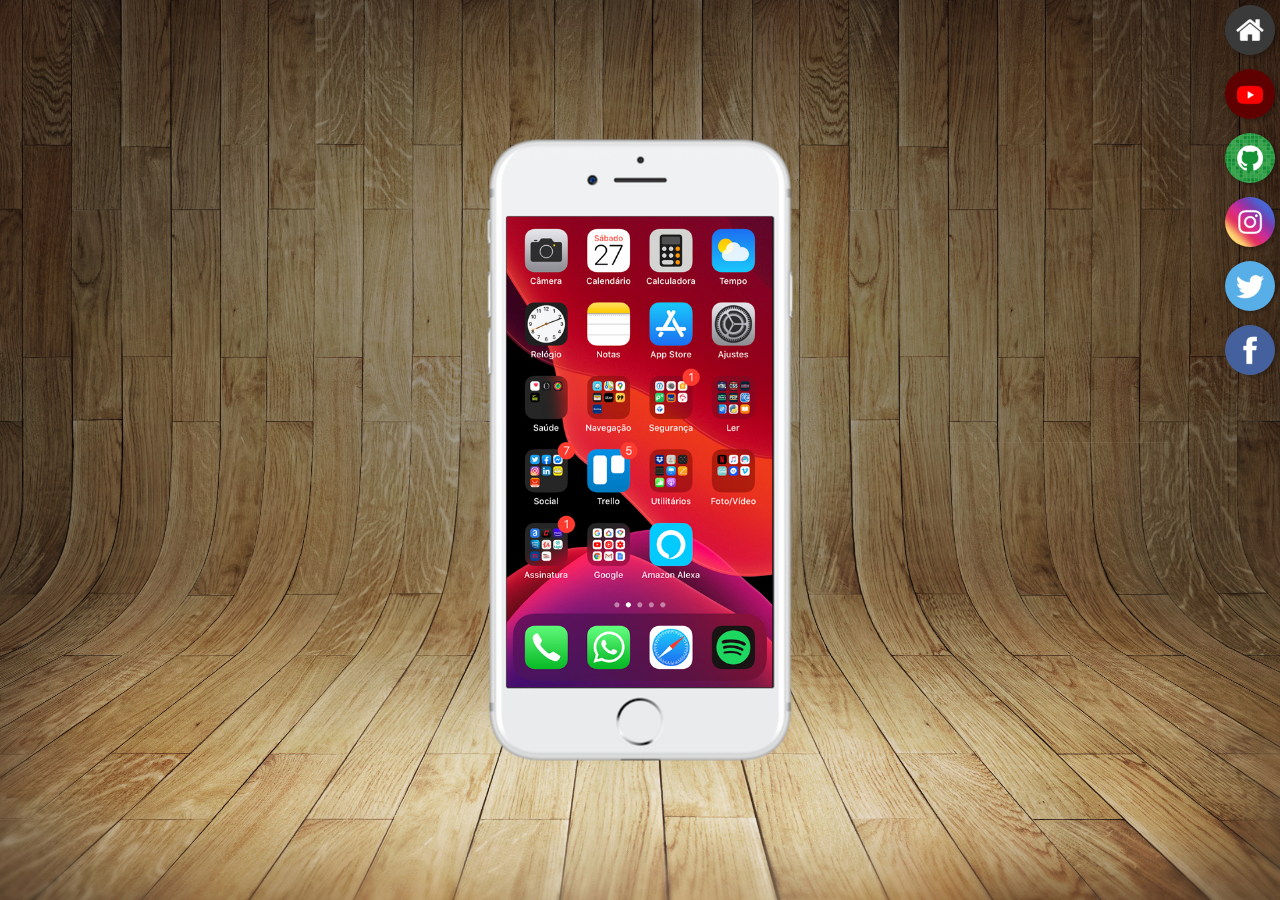
<file: index.html>
<!DOCTYPE html>
<html lang="pt-br">
    <meta charset="UTF-8">
    <meta name="viewport" content="width=device-width, initial-scale=1.0">
    <link rel="shortcut icon" href="favicon.ico" type="image/x-icon">
    <link rel="stylesheet" href="./estilos/style.css">
    <title>Projeto Redes Sociais</title>
</head>
<body>
    <main>
        <section id="telefone">
            <iframe src="home.html" name="tela" id="tela" frameborder="0">
                Seu navegador não é compatível com isso.
            </iframe>
        </section>
        <section id="redes-sociais"> 
            <a href="home.html" target="tela"><img src="imagens/logo-home.jpg" alt="Home"></a><br>
            <a href="youtube.html" target="tela"><img src="imagens/logo-youtube.jpg" alt="Youtube"></a><br>
            <a href="github.html" target="tela"><img src="imagens/logo-github.jpg" alt="GitHub"></a><br>
            <a href="instagram.html" target="tela"><img src="imagens/logo-instagram.jpg" alt="Instagram"></a><br>
            <a href="twitter.html" target="tela"><img src="imagens/logo-twitter.jpg" alt="Twitter"></a><br>
            <a href="facebook.html" target="tela"><img src="imagens/logo-facebook.jpg" alt="Facebook"></a>
        </section>
    </main>
</body>
</html>
</file>
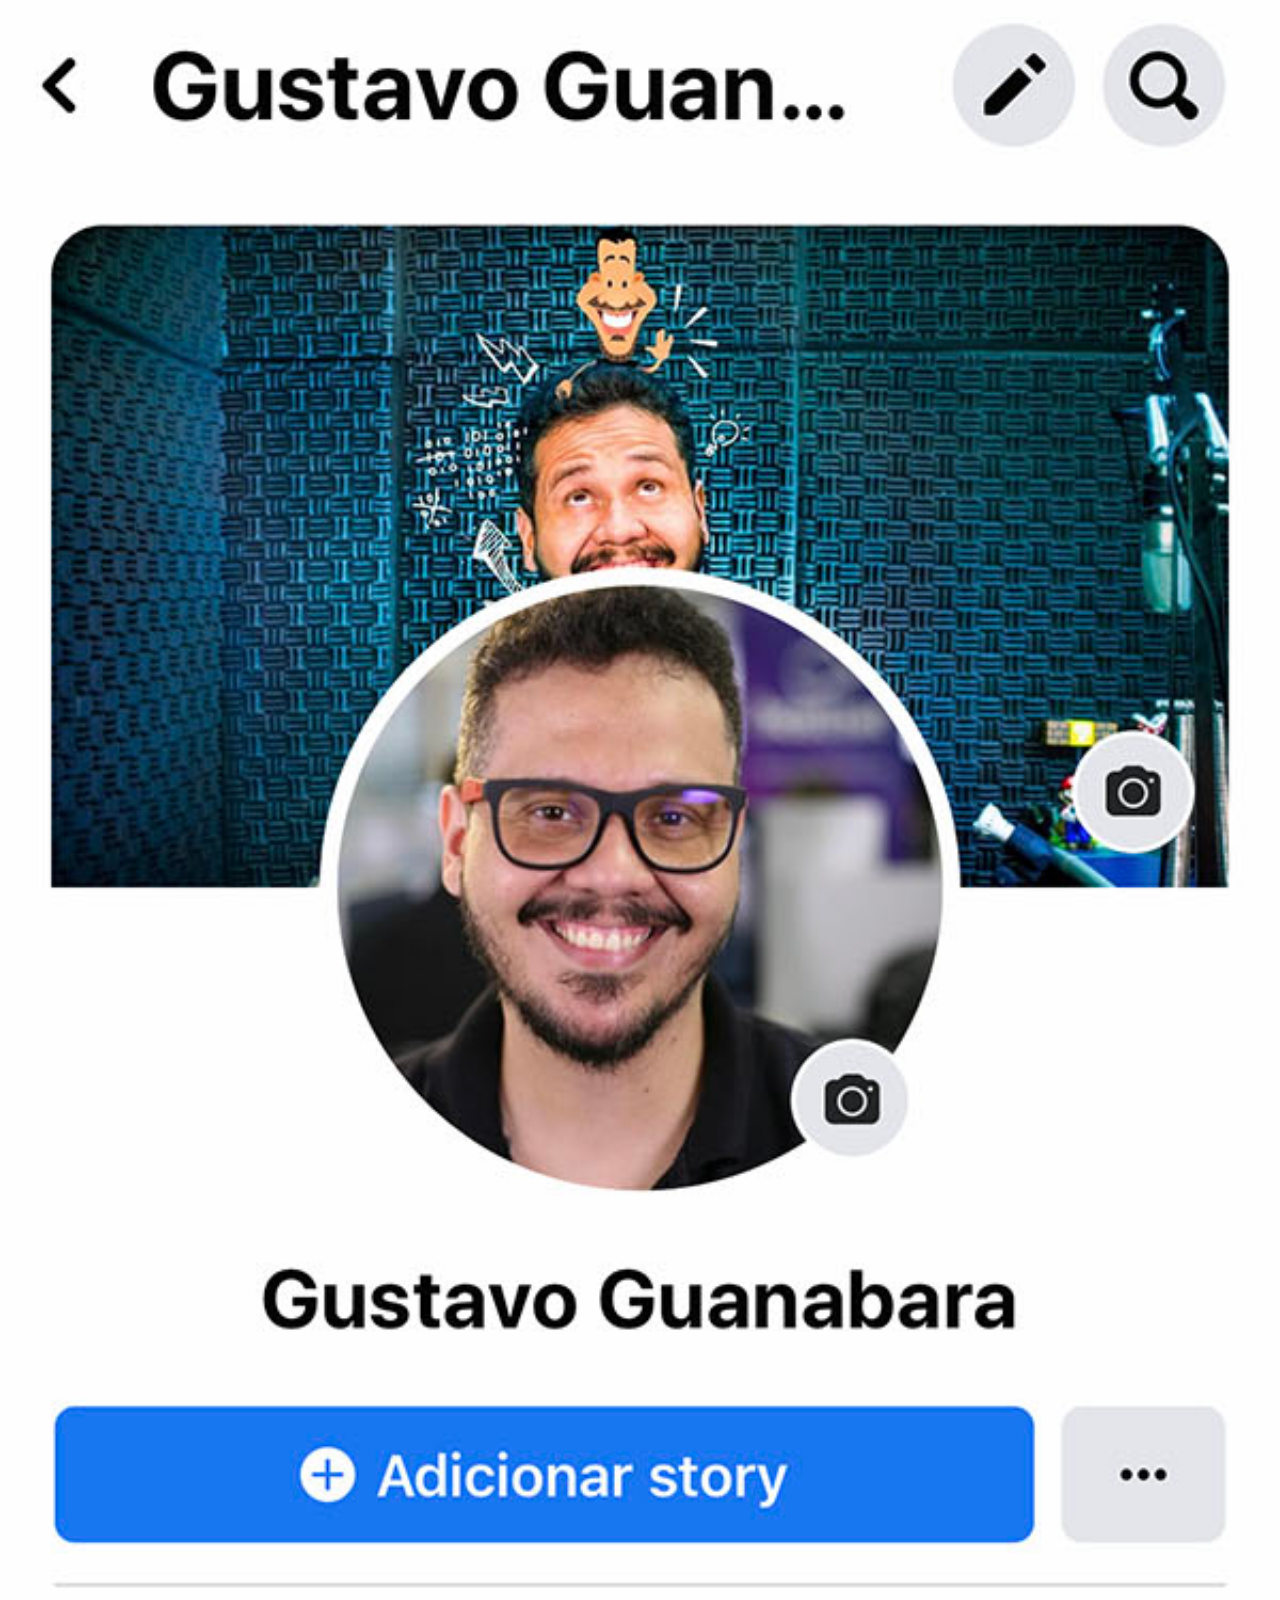
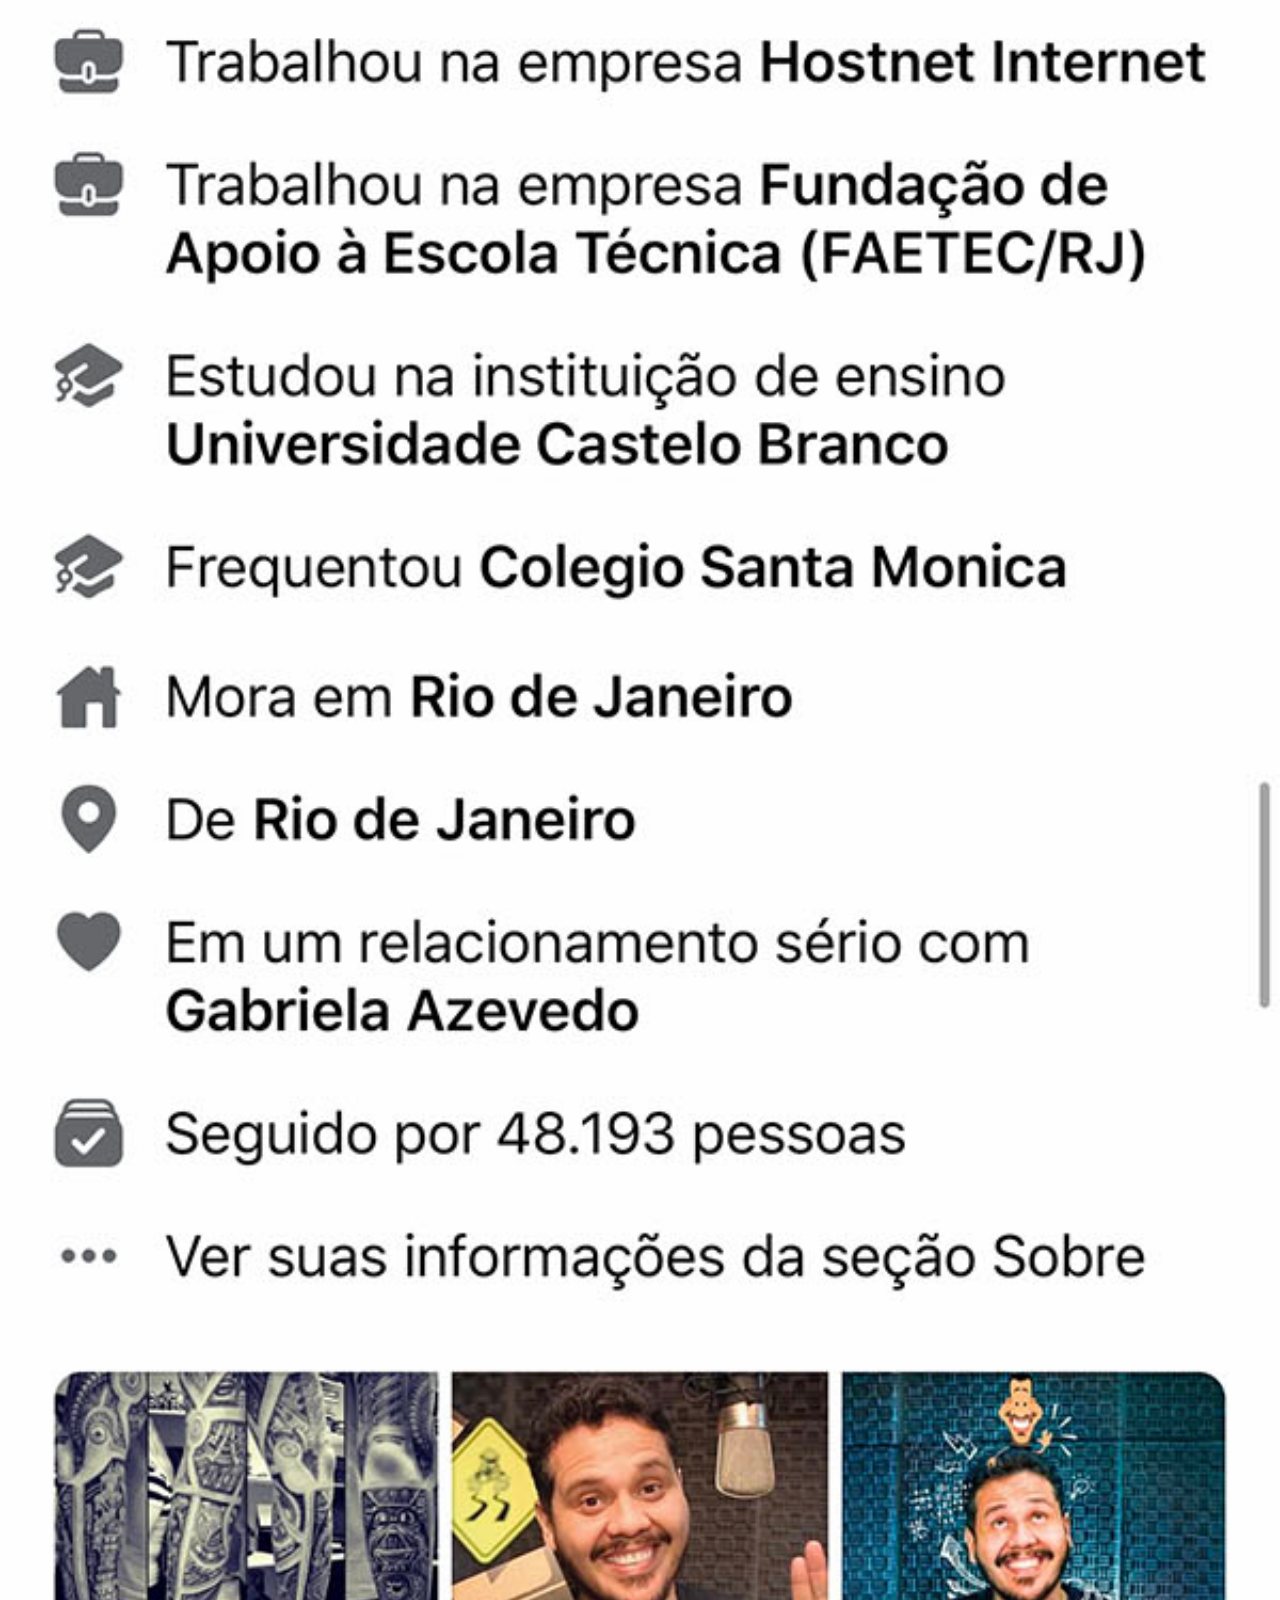
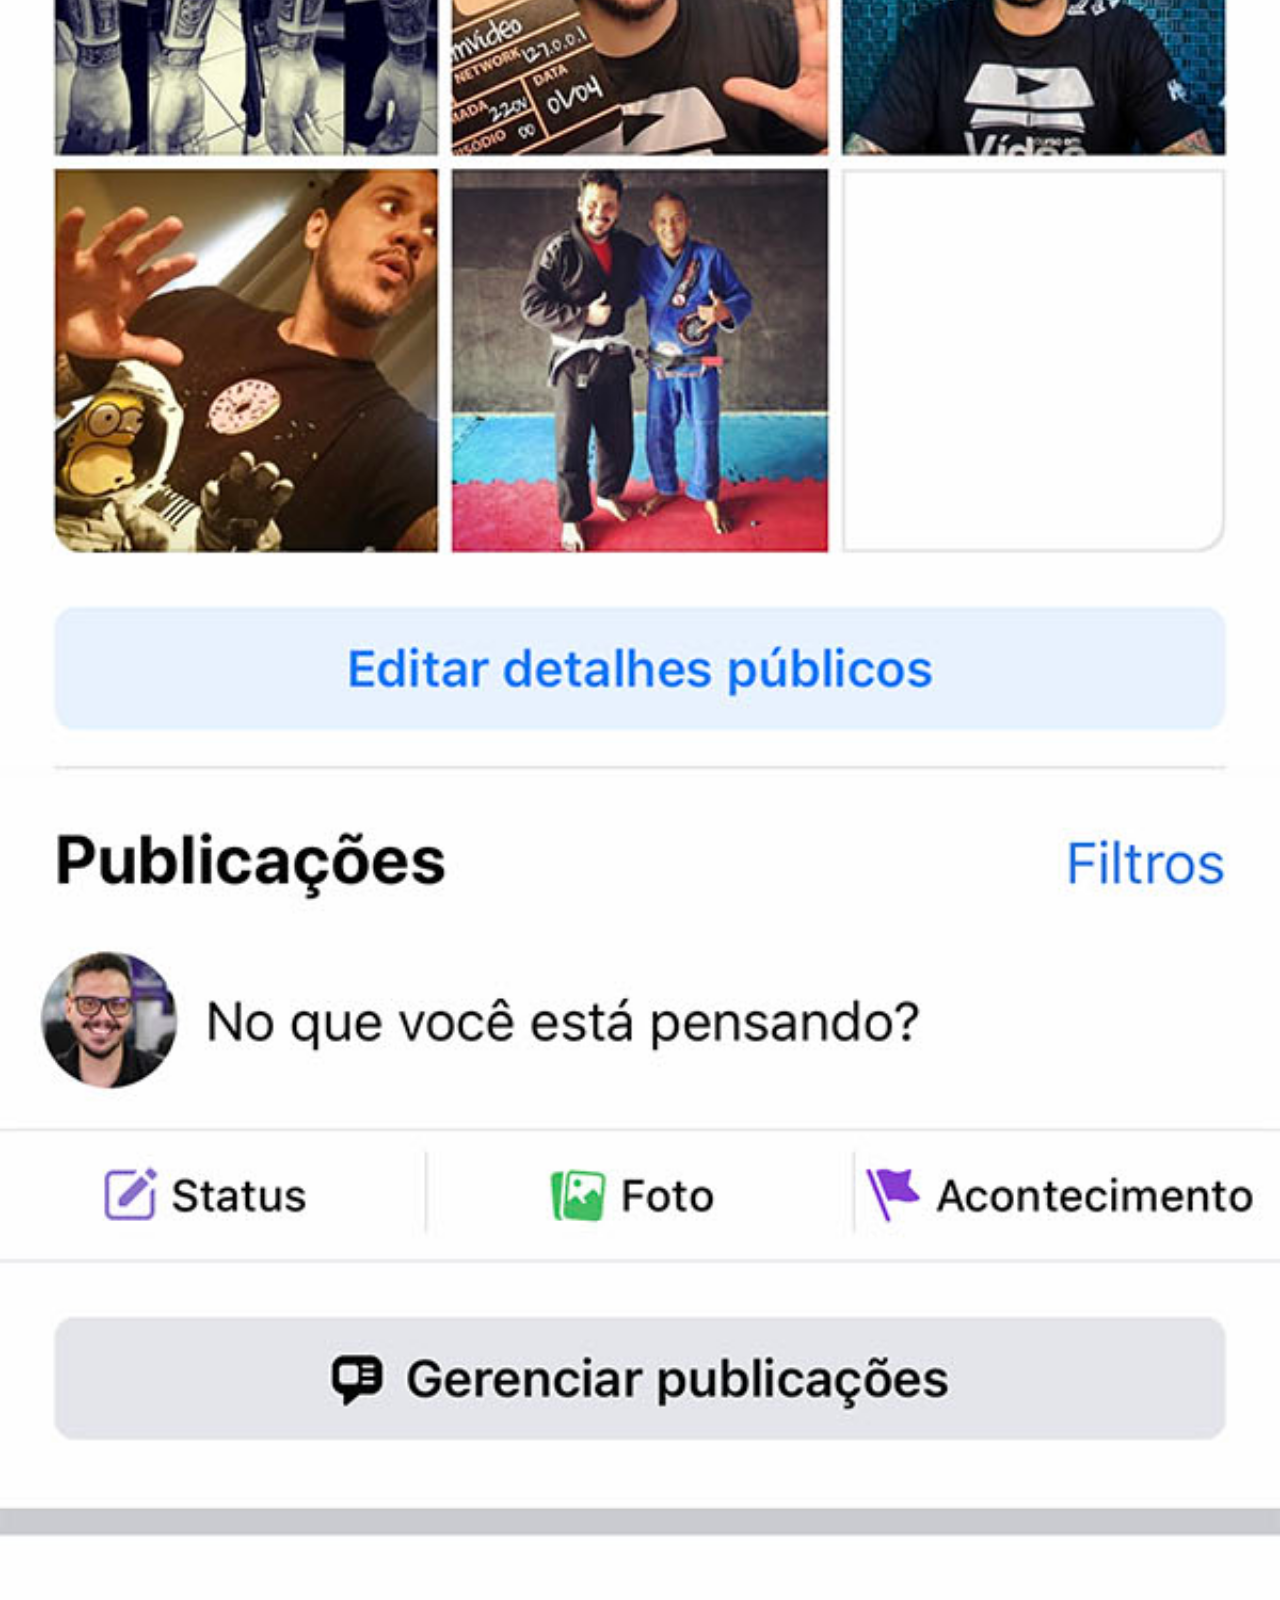
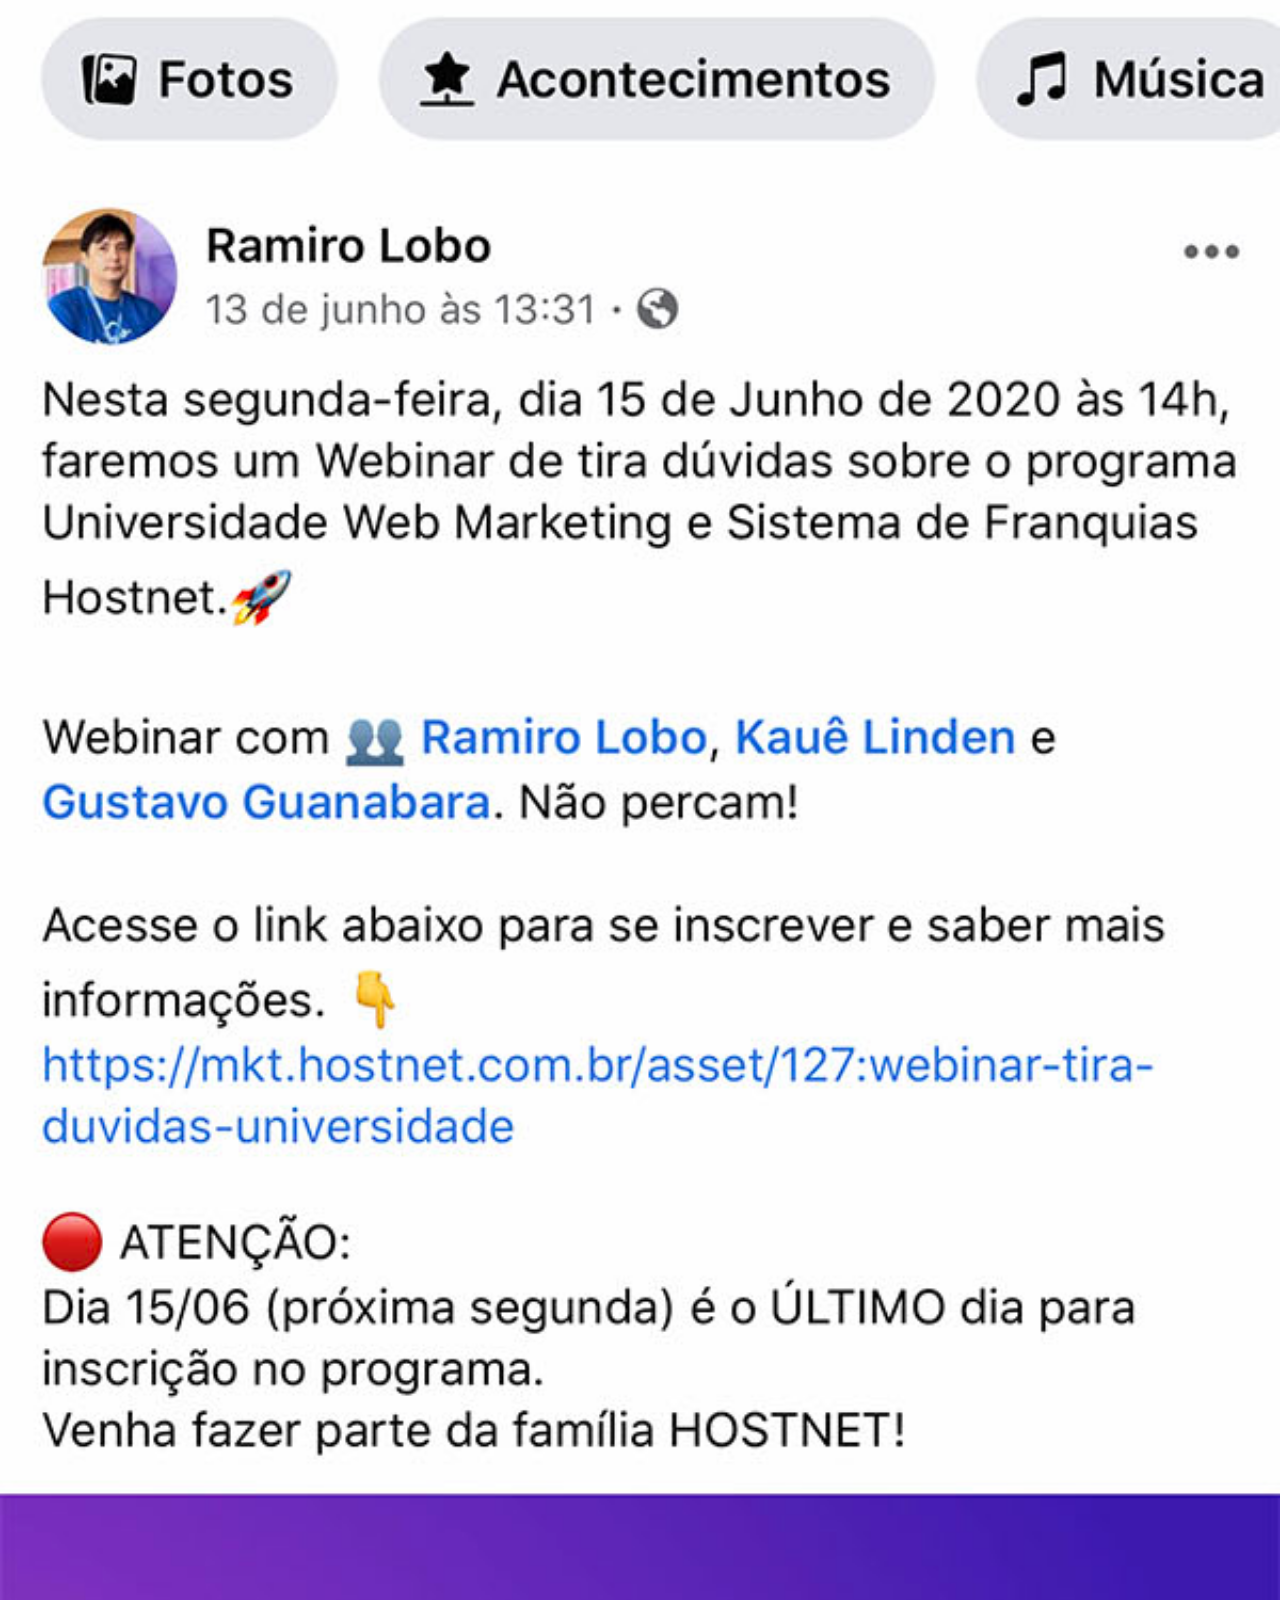
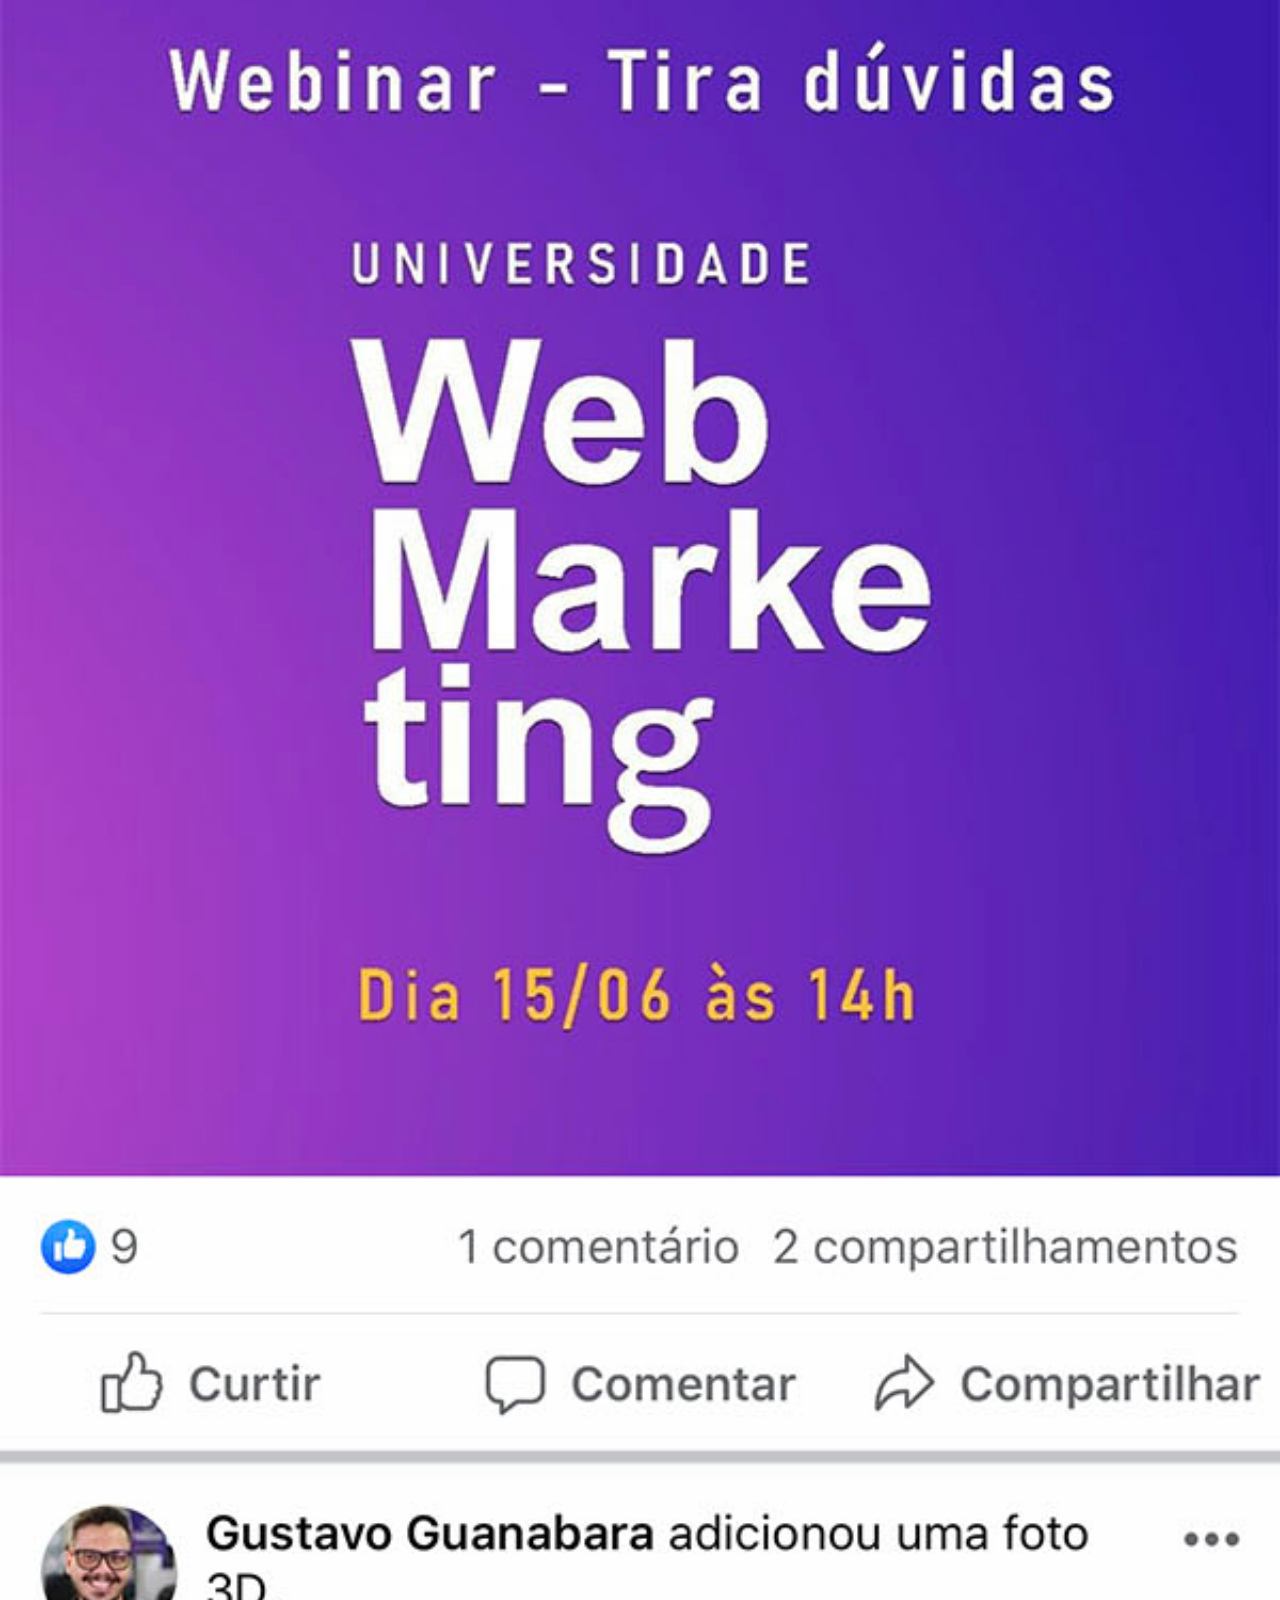
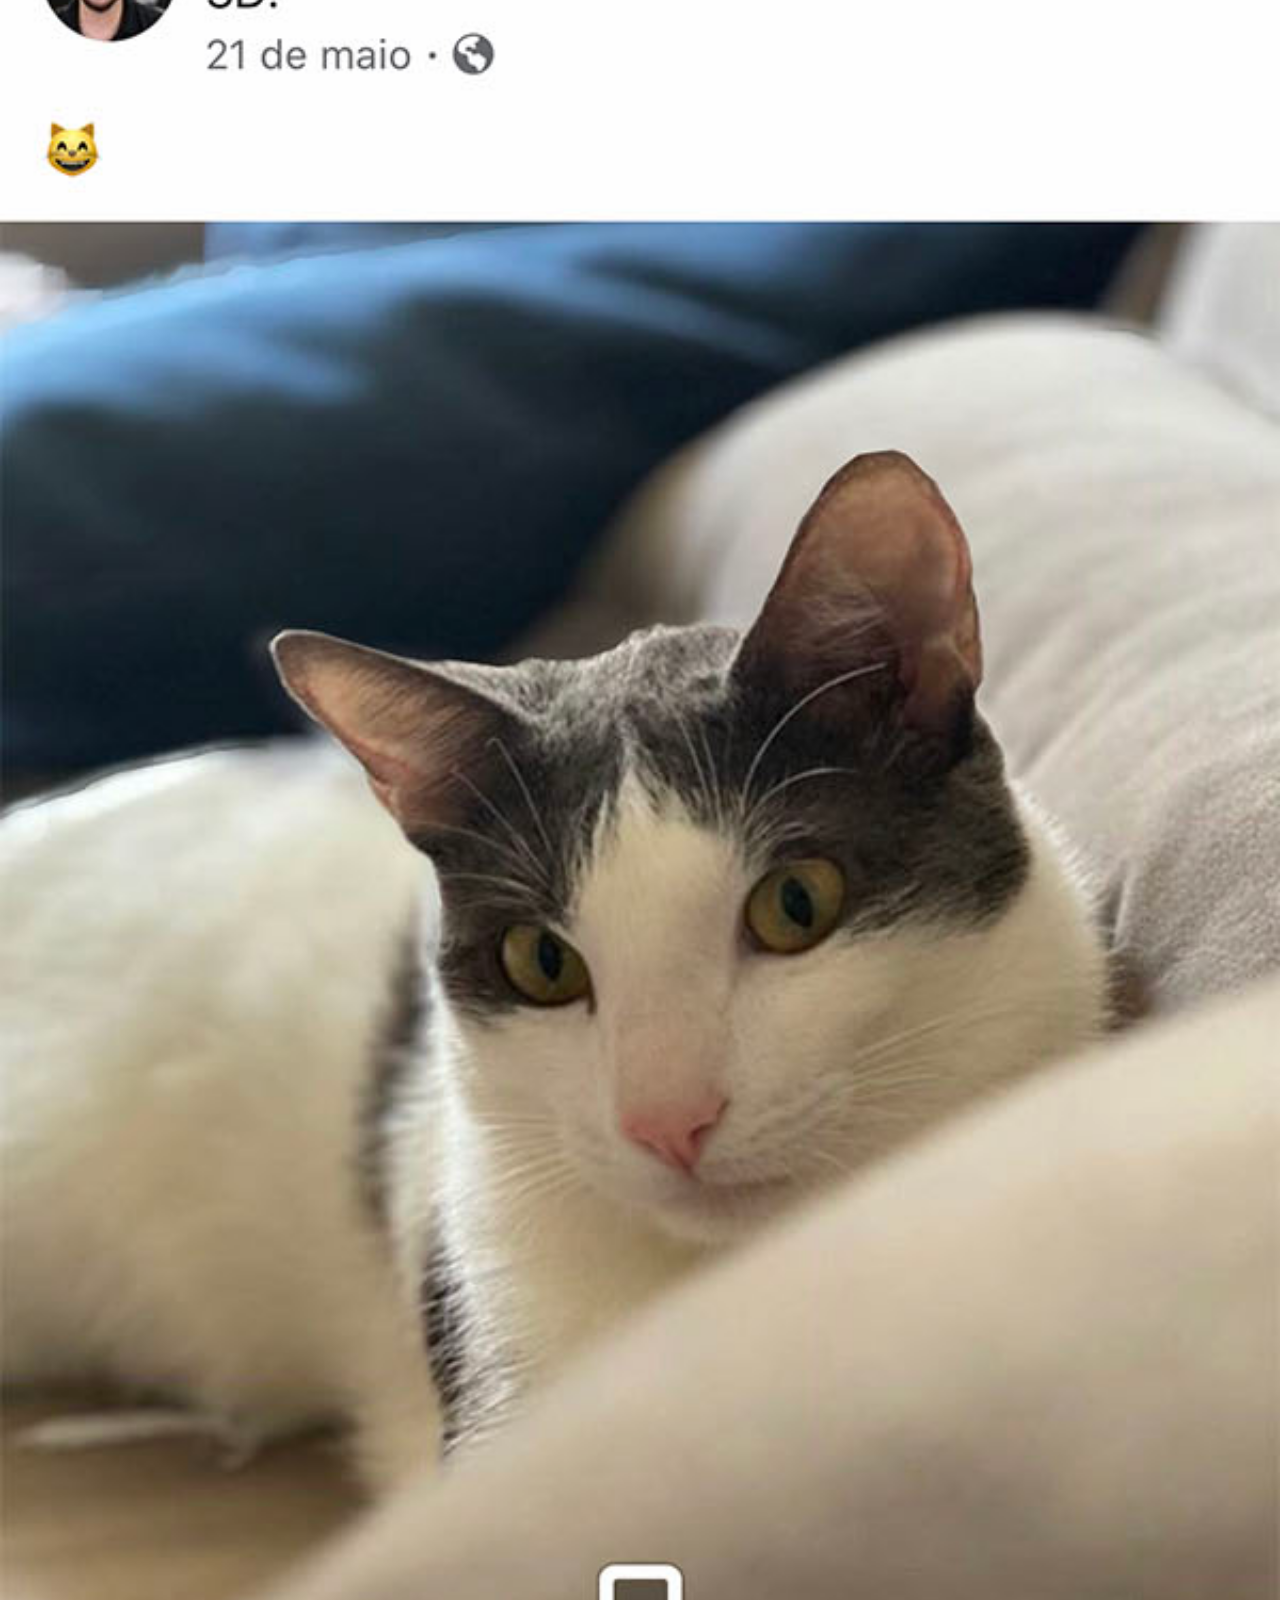
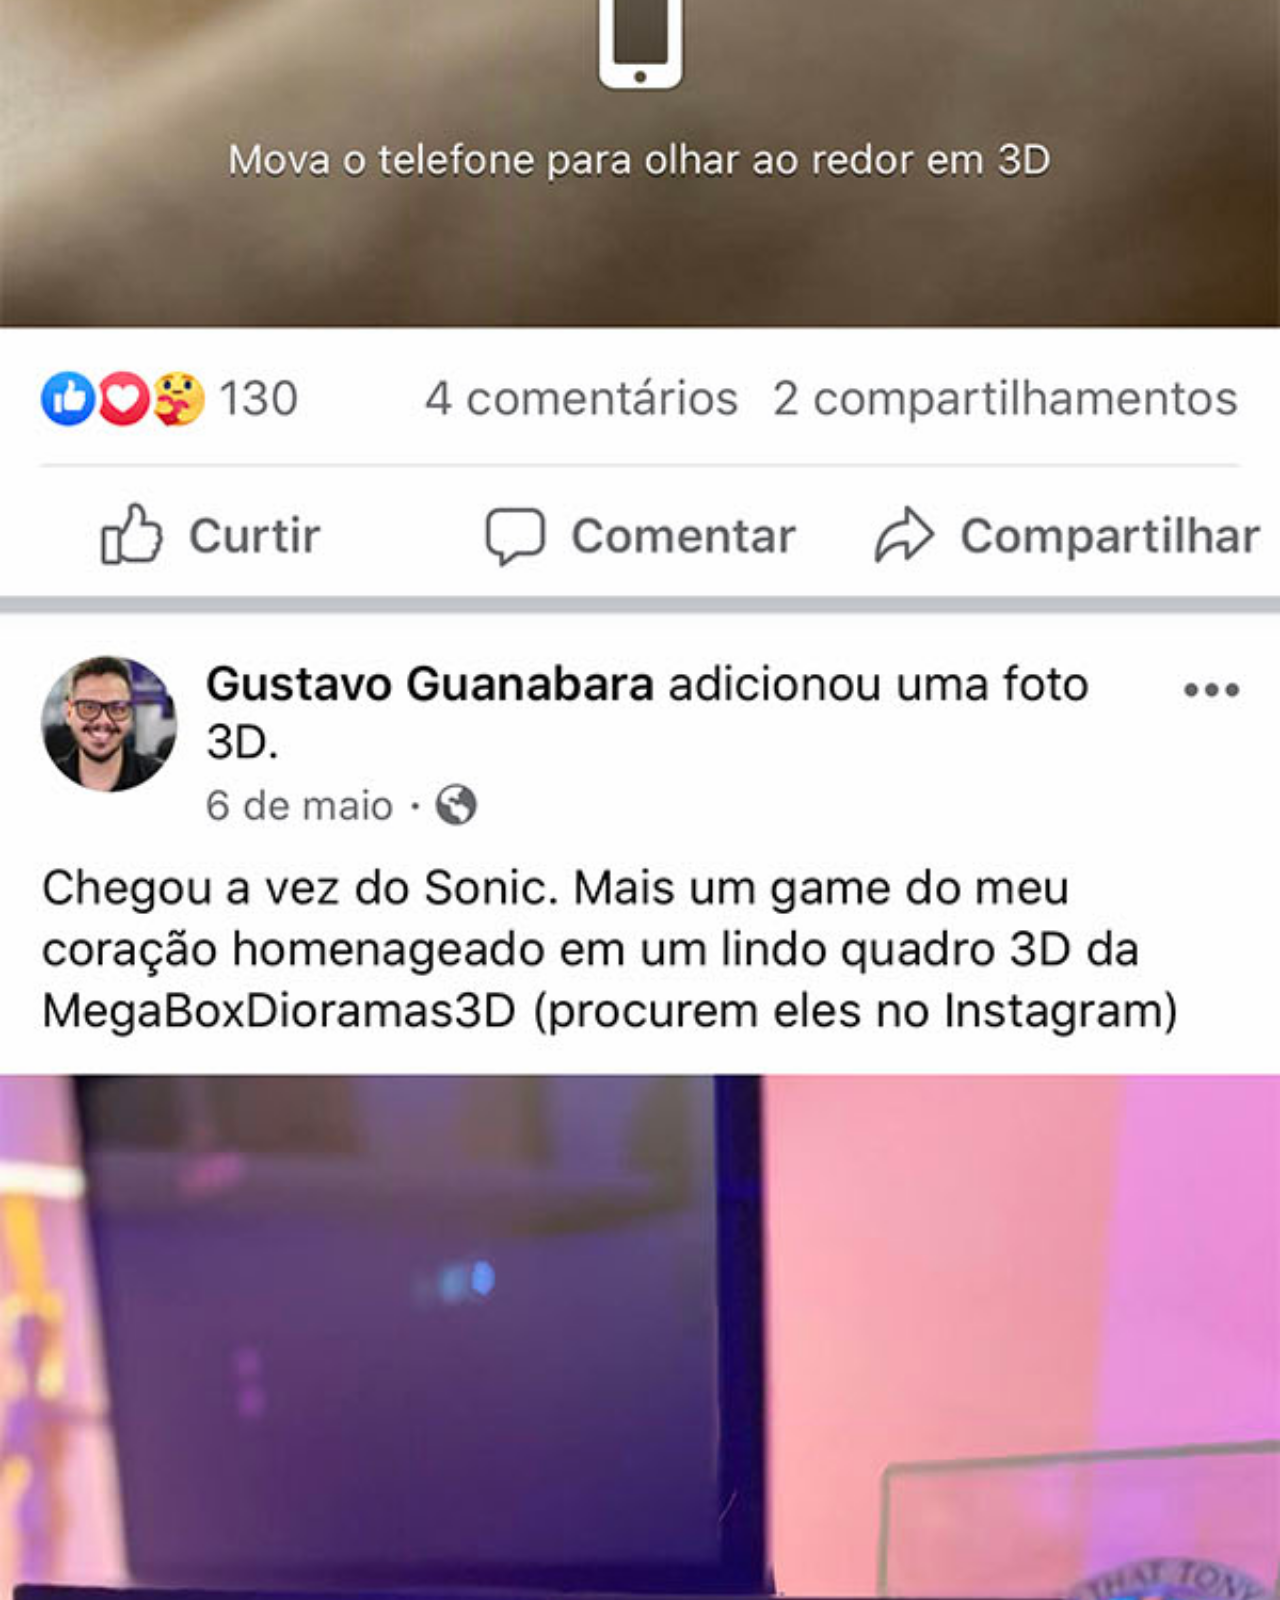
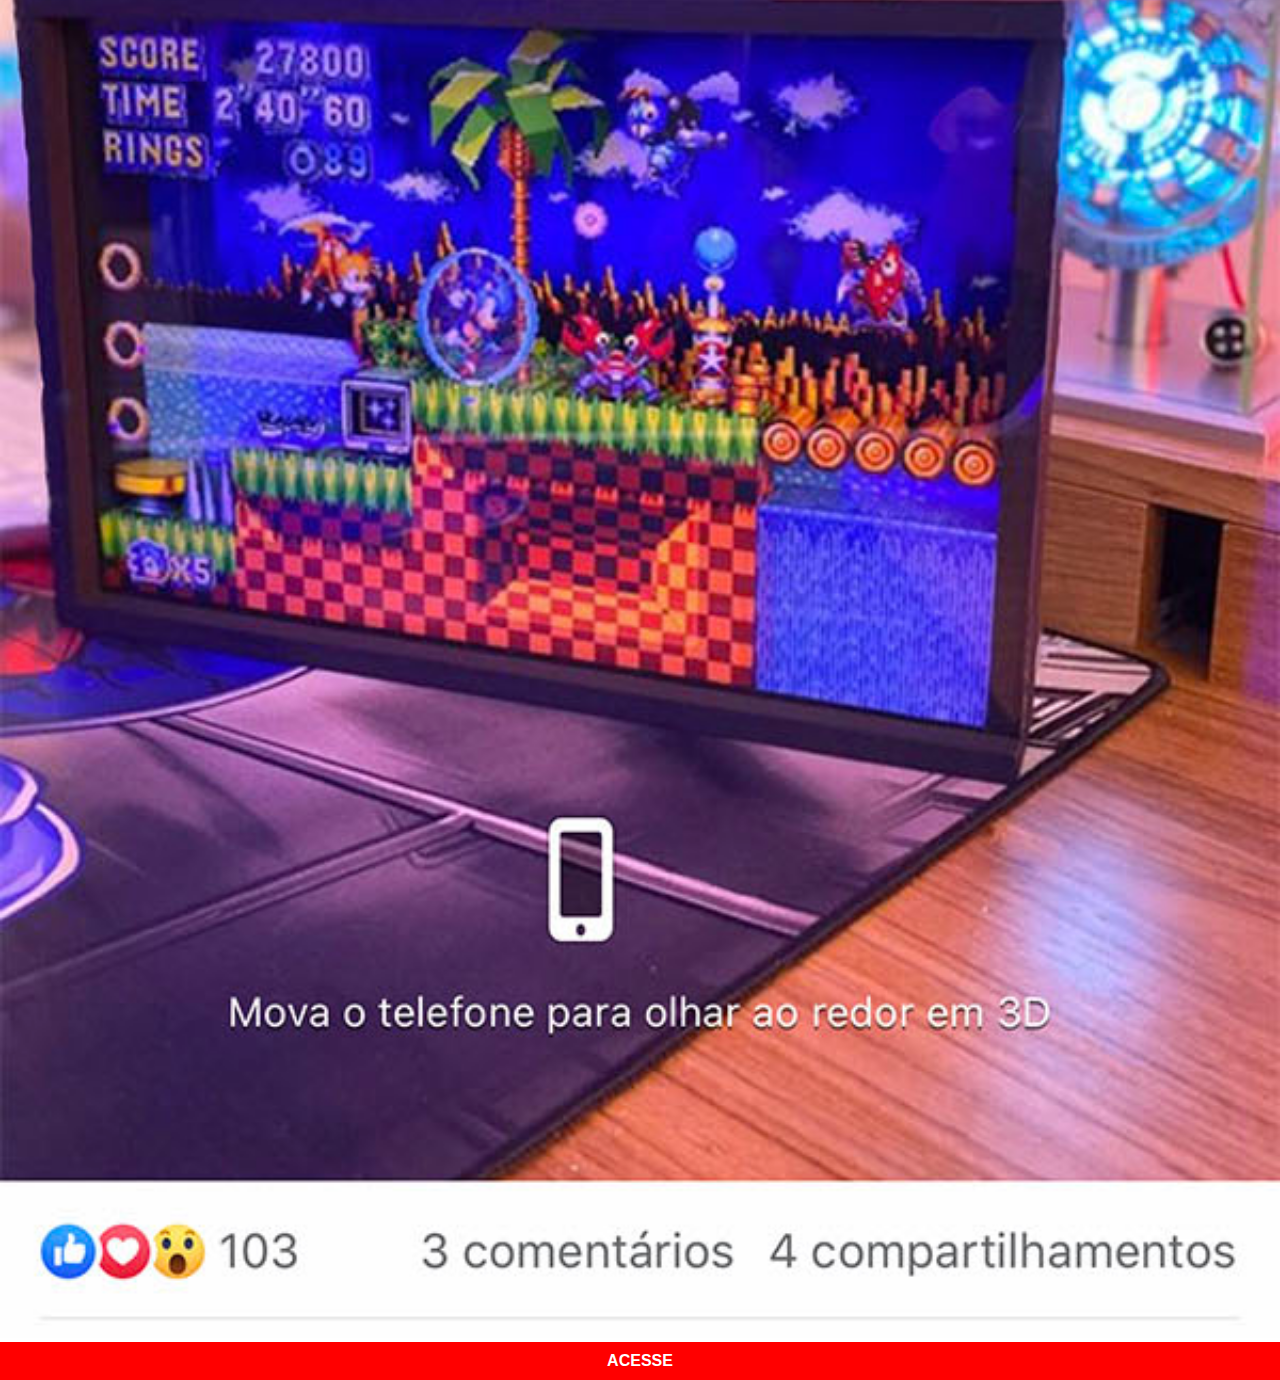
<file: facebook.html>
<!DOCTYPE html>
<html lang="pt-br">
<head>
    <meta charset="UTF-8">
    <meta name="viewport" content="width=device-width, initial-scale=1.0">
    <title>Facebook</title>
    <style>
        * { 
            margin: 0px;
            padding: 0px;
            font-family: Arial, Helvetica, sans-serif;
        }

        ::-webkit-scrollbar {
            width: 0px;
            height: 0px;
        }

        img {
            width: 100vw;
        }

        a {
            display: block;
            background-color: red;
            padding: 10px;
            
            text-align: center;
            color: white;
            text-decoration: none;
            font-weight: bolder;
        }
    </style>
</head>
<body>
    <img src="/imagens/tela-facebook.jpg" alt="">
    <a href="https://twitter.com/guanabara">ACESSE</a>
</body>
</html>
</file>
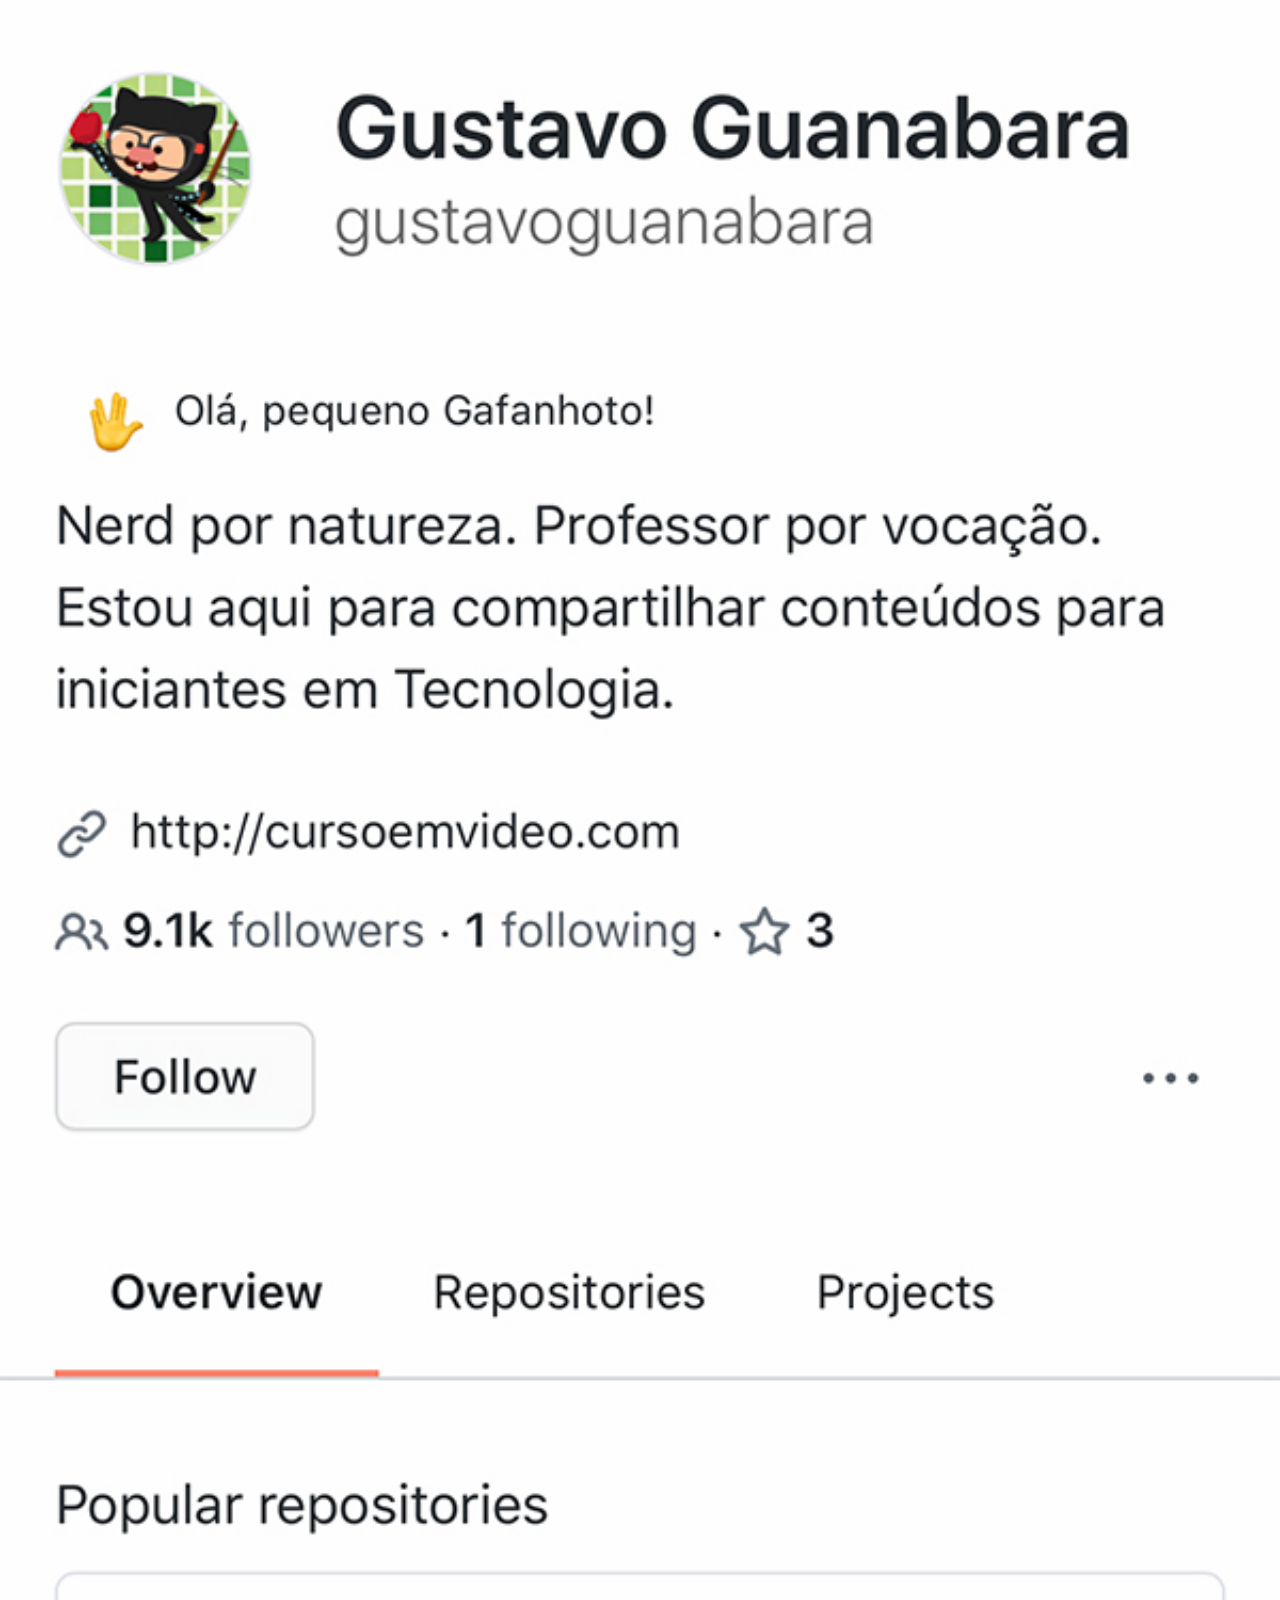
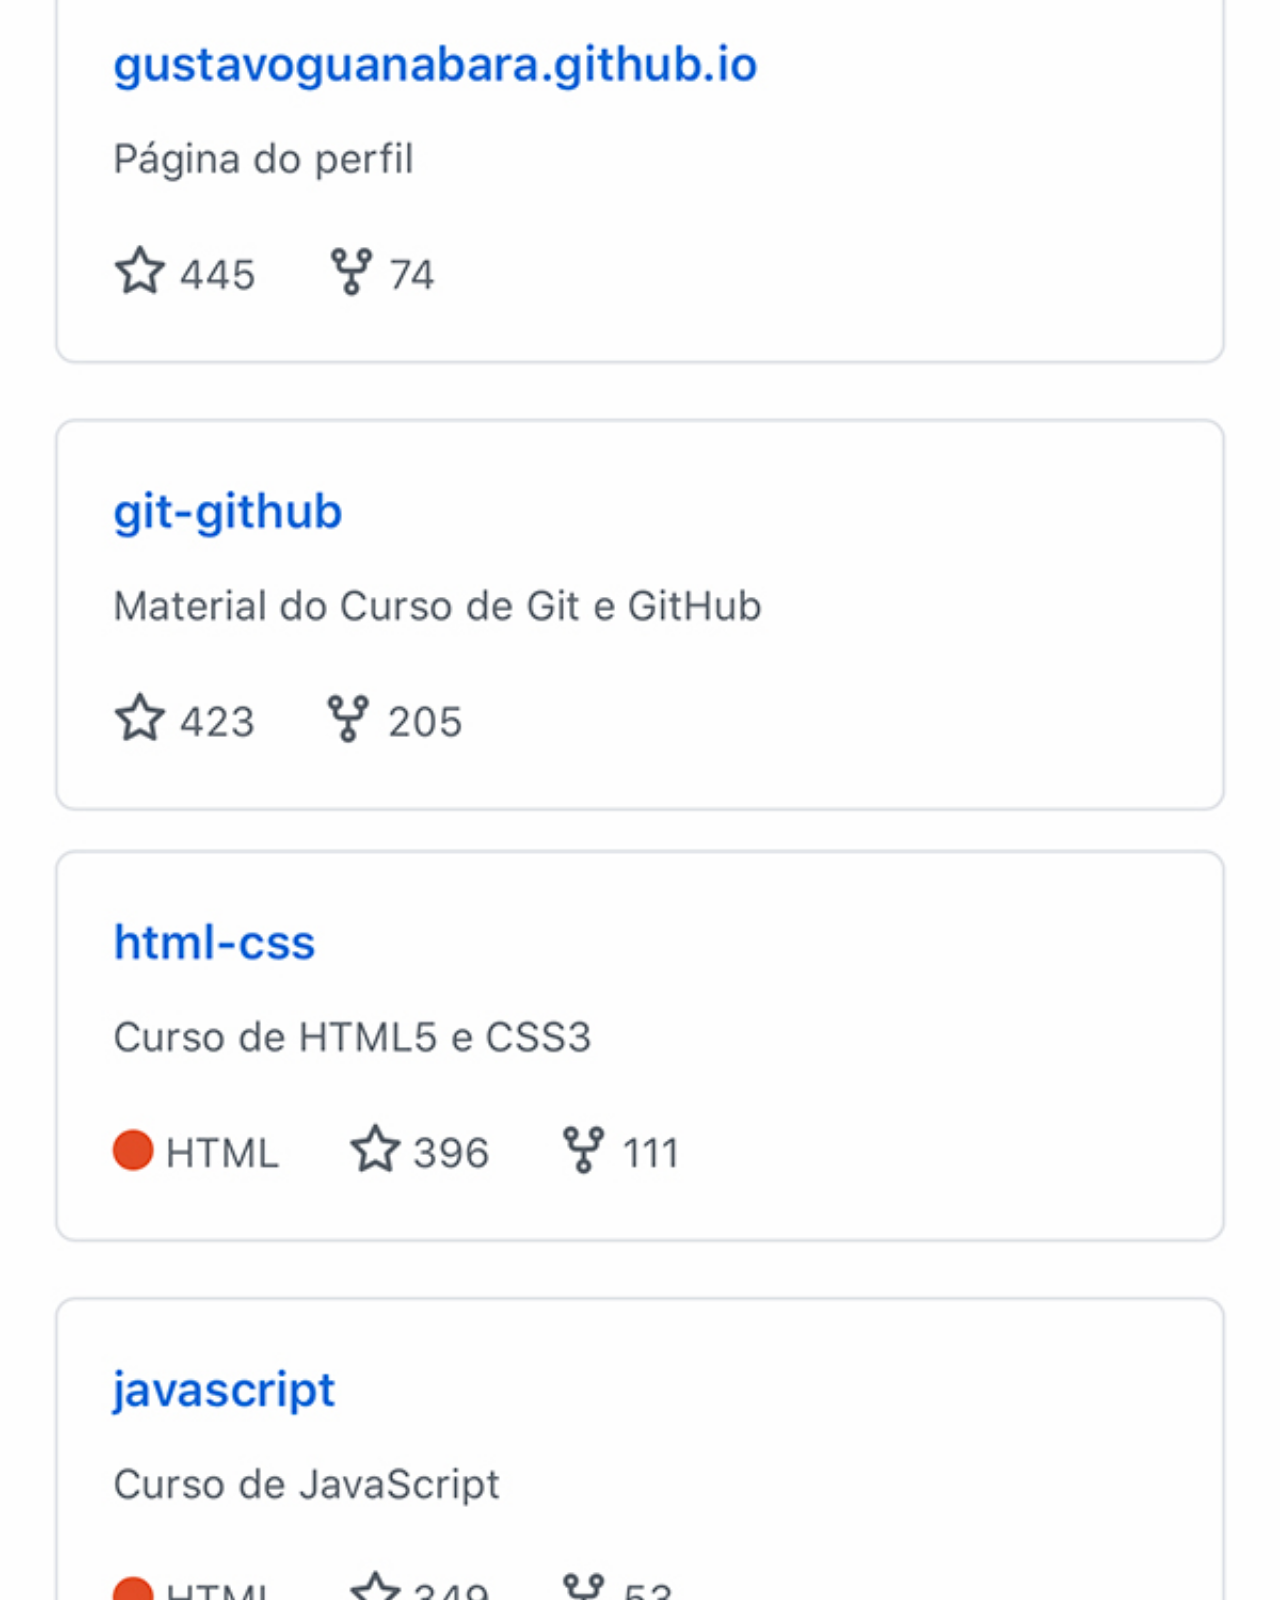
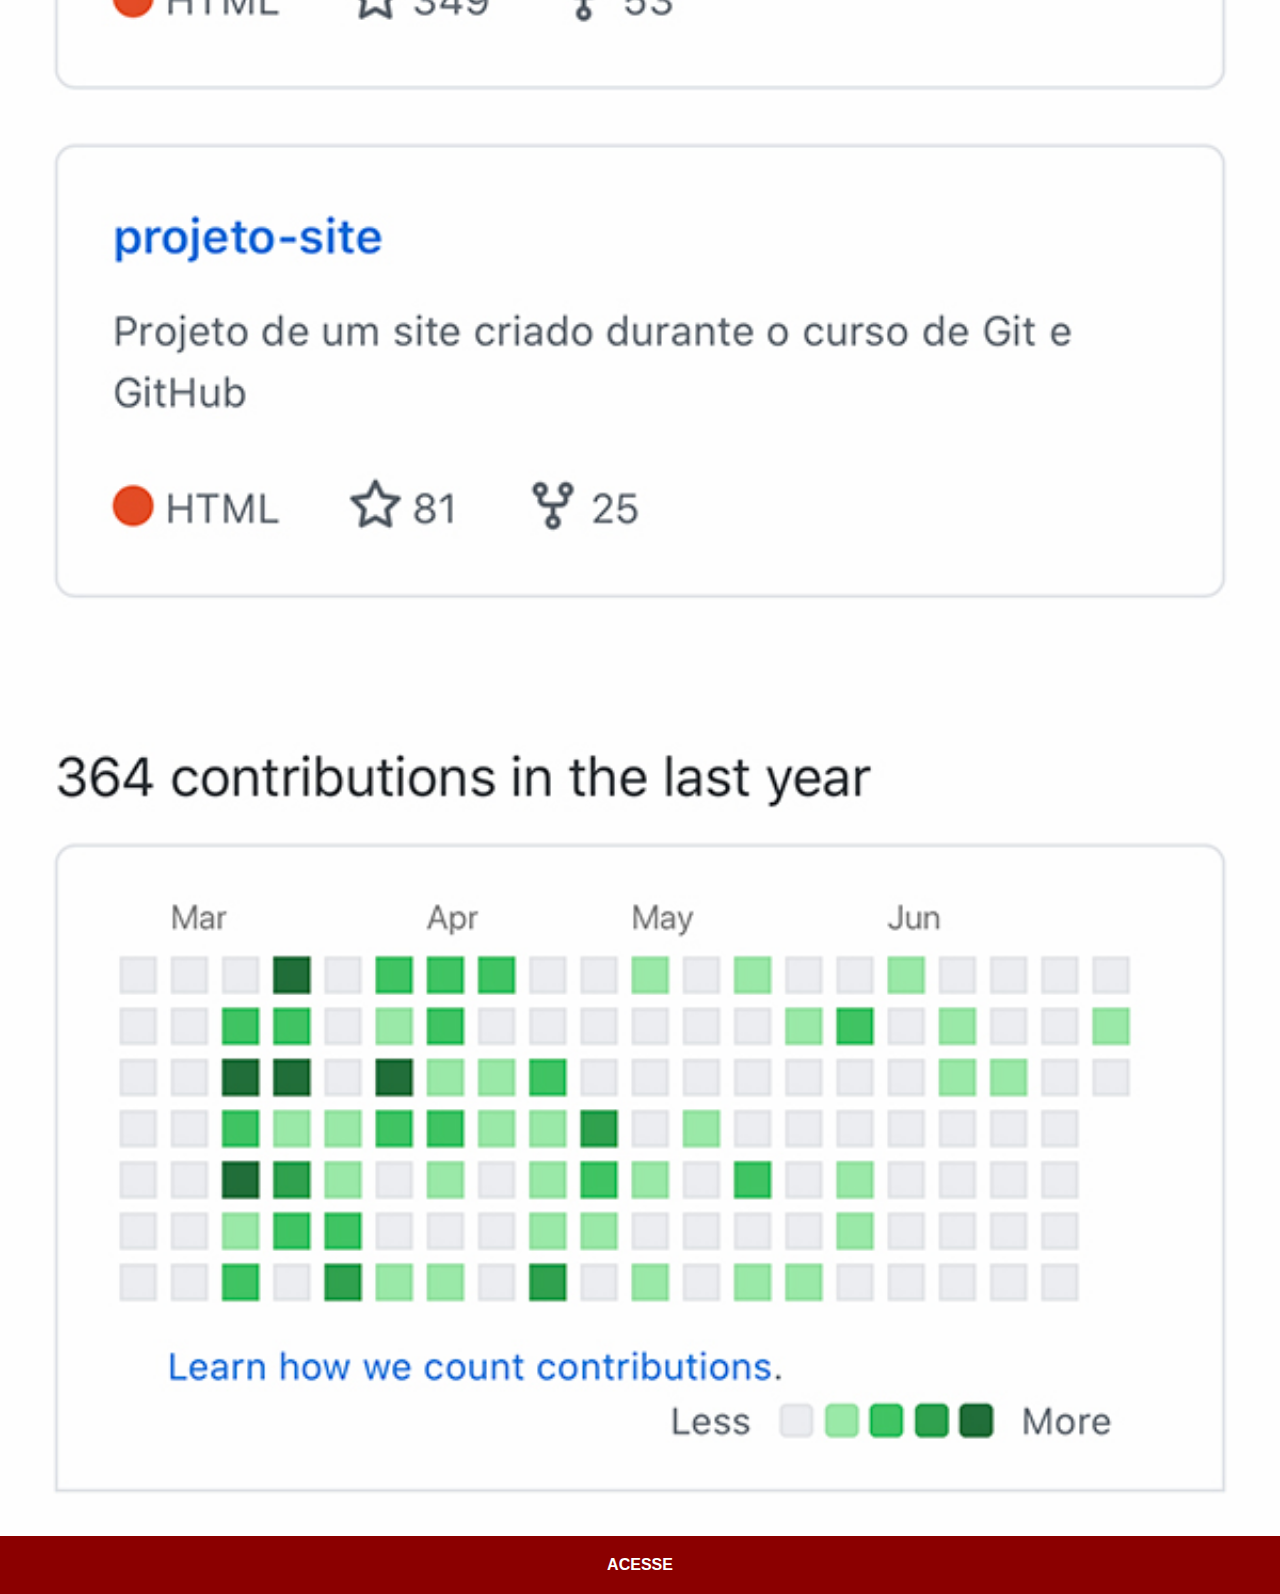
<file: github.html>
<!DOCTYPE html>
<html lang="pt-br">
<head>
    <meta charset="UTF-8">
    <meta name="viewport" content="width=device-width, initial-scale=1.0">
    <title>GitHub</title>
    <style>
        *{
            margin: 0px;
            padding: 0px;    
            font-family: Arial, Helvetica, sans-serif;
        }

        ::-webkit-scrollbar{
            width: 0px;
            height: 0px;
        }

        img{
            width: 100vw;
        }

        a {
            display: block;
            background-color: darkred;
            padding: 20px;
            text-align: center;
            font-weight: bolder;
            text-decoration: none;
            color: white;
        }
    </style>
</head>
<body>
    <img src="imagens/tela-github.jpg" alt="">
    <a href="https://gustavoguanabara.github.io" target="_blank">ACESSE</a>
</body>
</html>
</file>
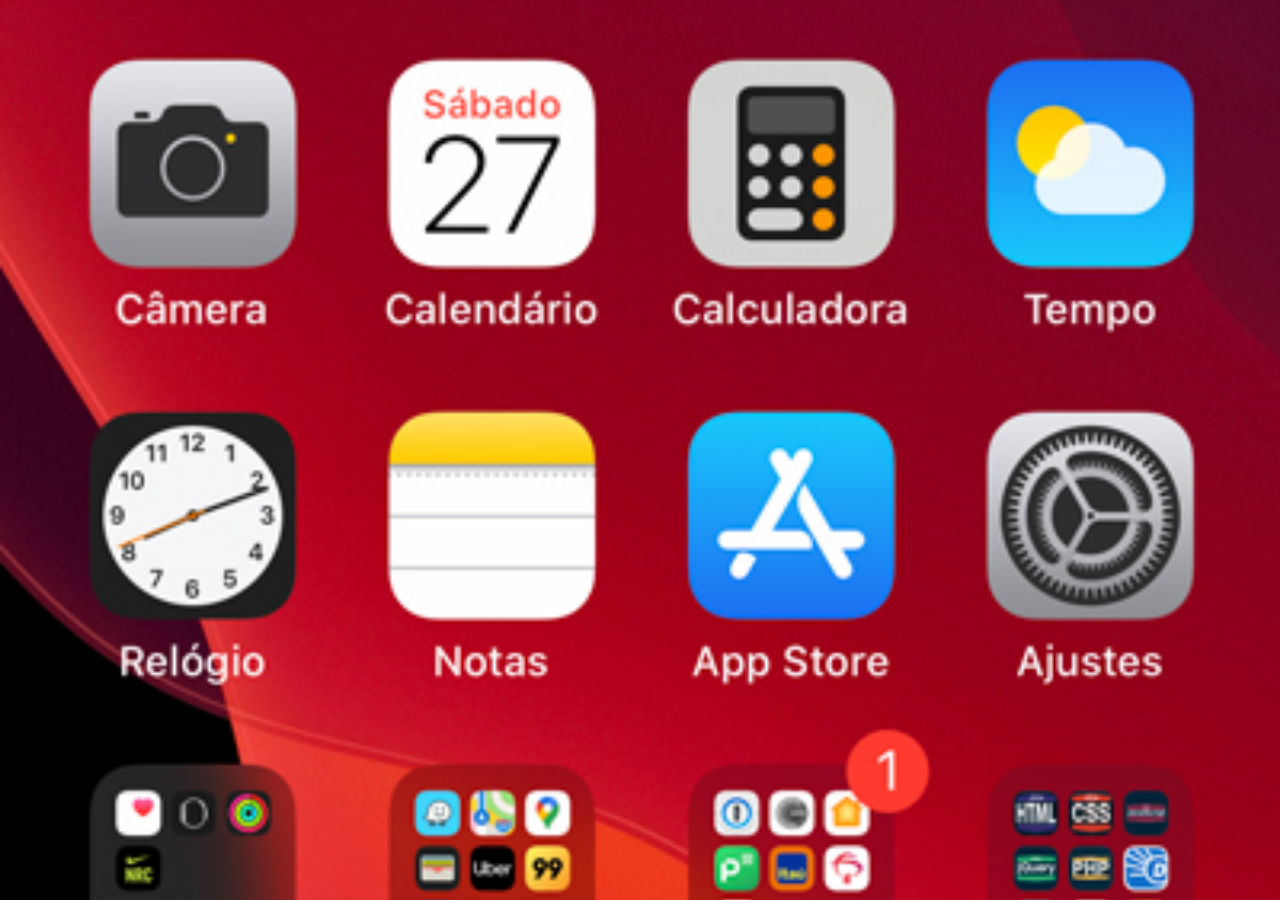
<file: home.html>
<!DOCTYPE html>
<html lang="pt-br">
<head>
    <meta charset="UTF-8">
    <meta name="viewport" content="width=device-width, initial-scale=1.0">
    <title>Home</title>
</head>
<style>
    * {
        margin: 0px;
        padding: 0px;
    }

    body {
        width: 100vw;
        height: 100vh;
        background: black url('imagens/tela-home.jpg') no-repeat top center;
        background-size: cover;
    }
</style>
<body>
    
</body>
</html>
</file>
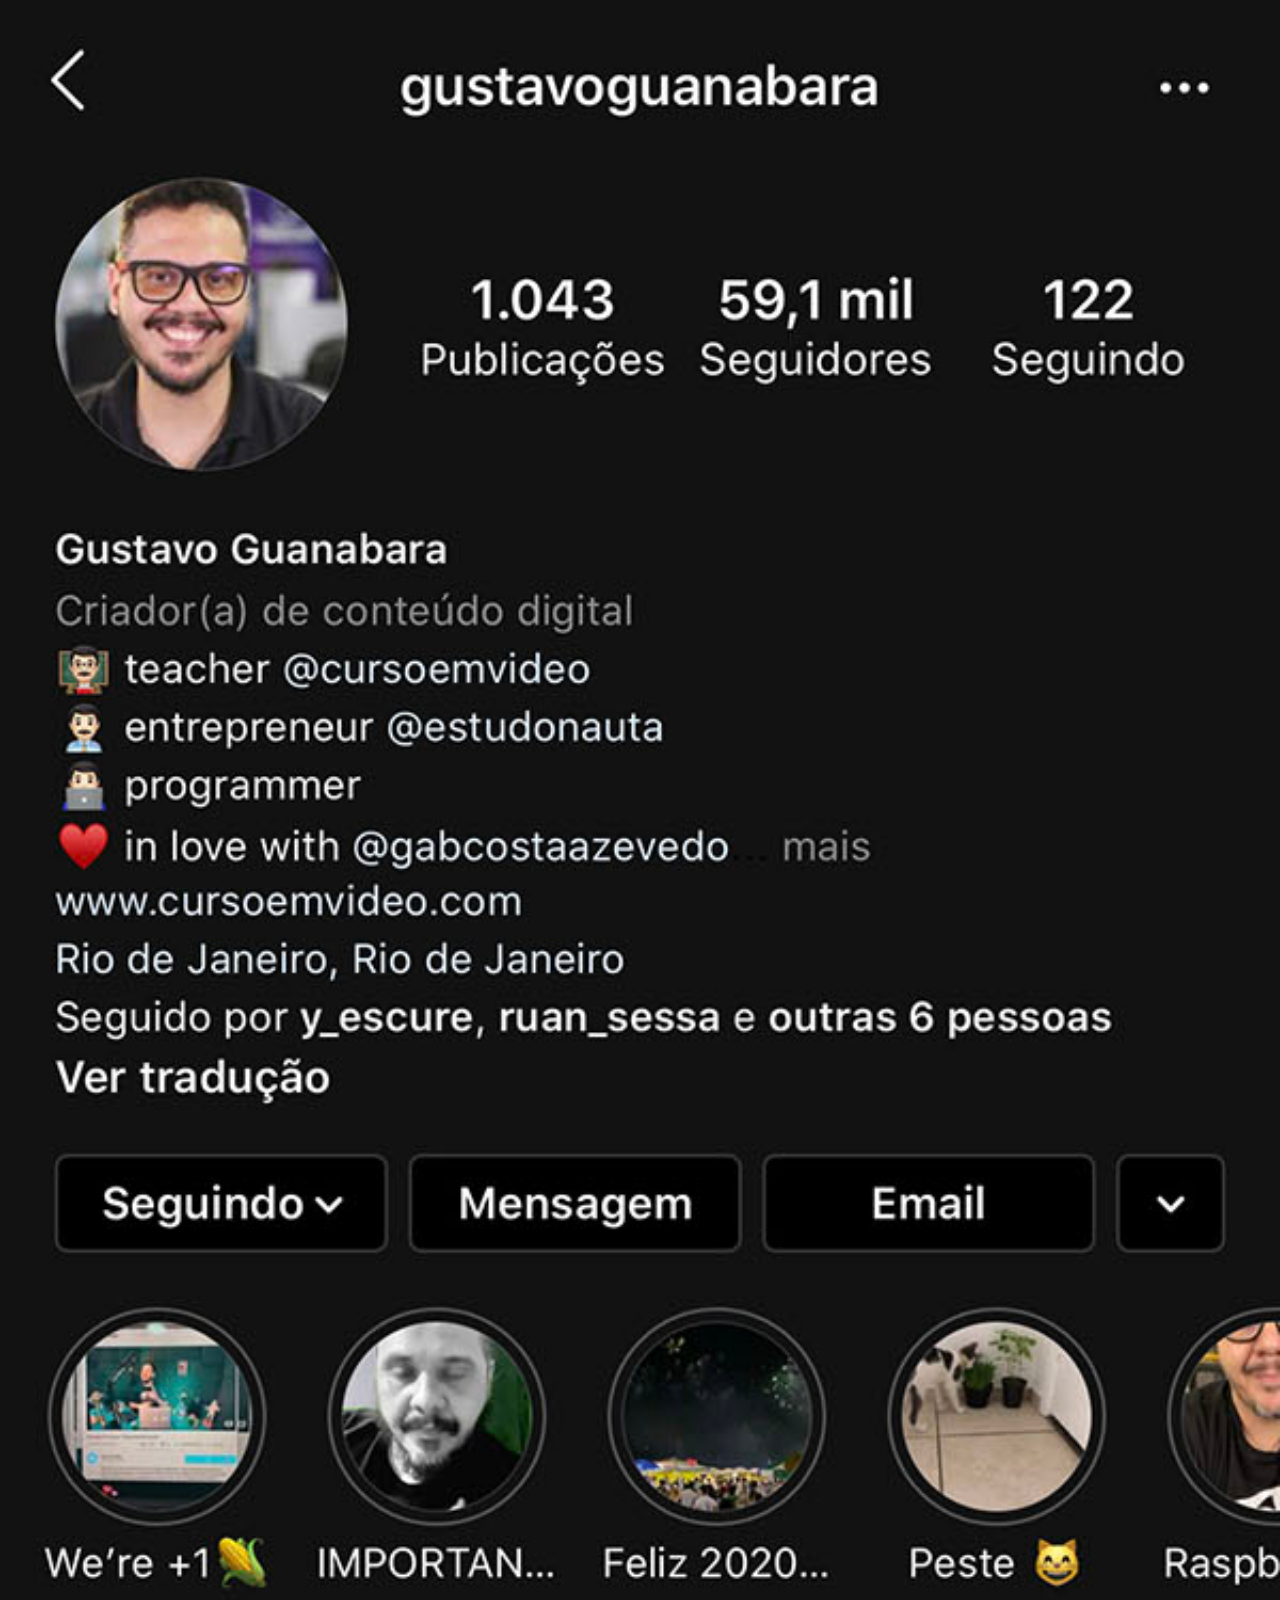
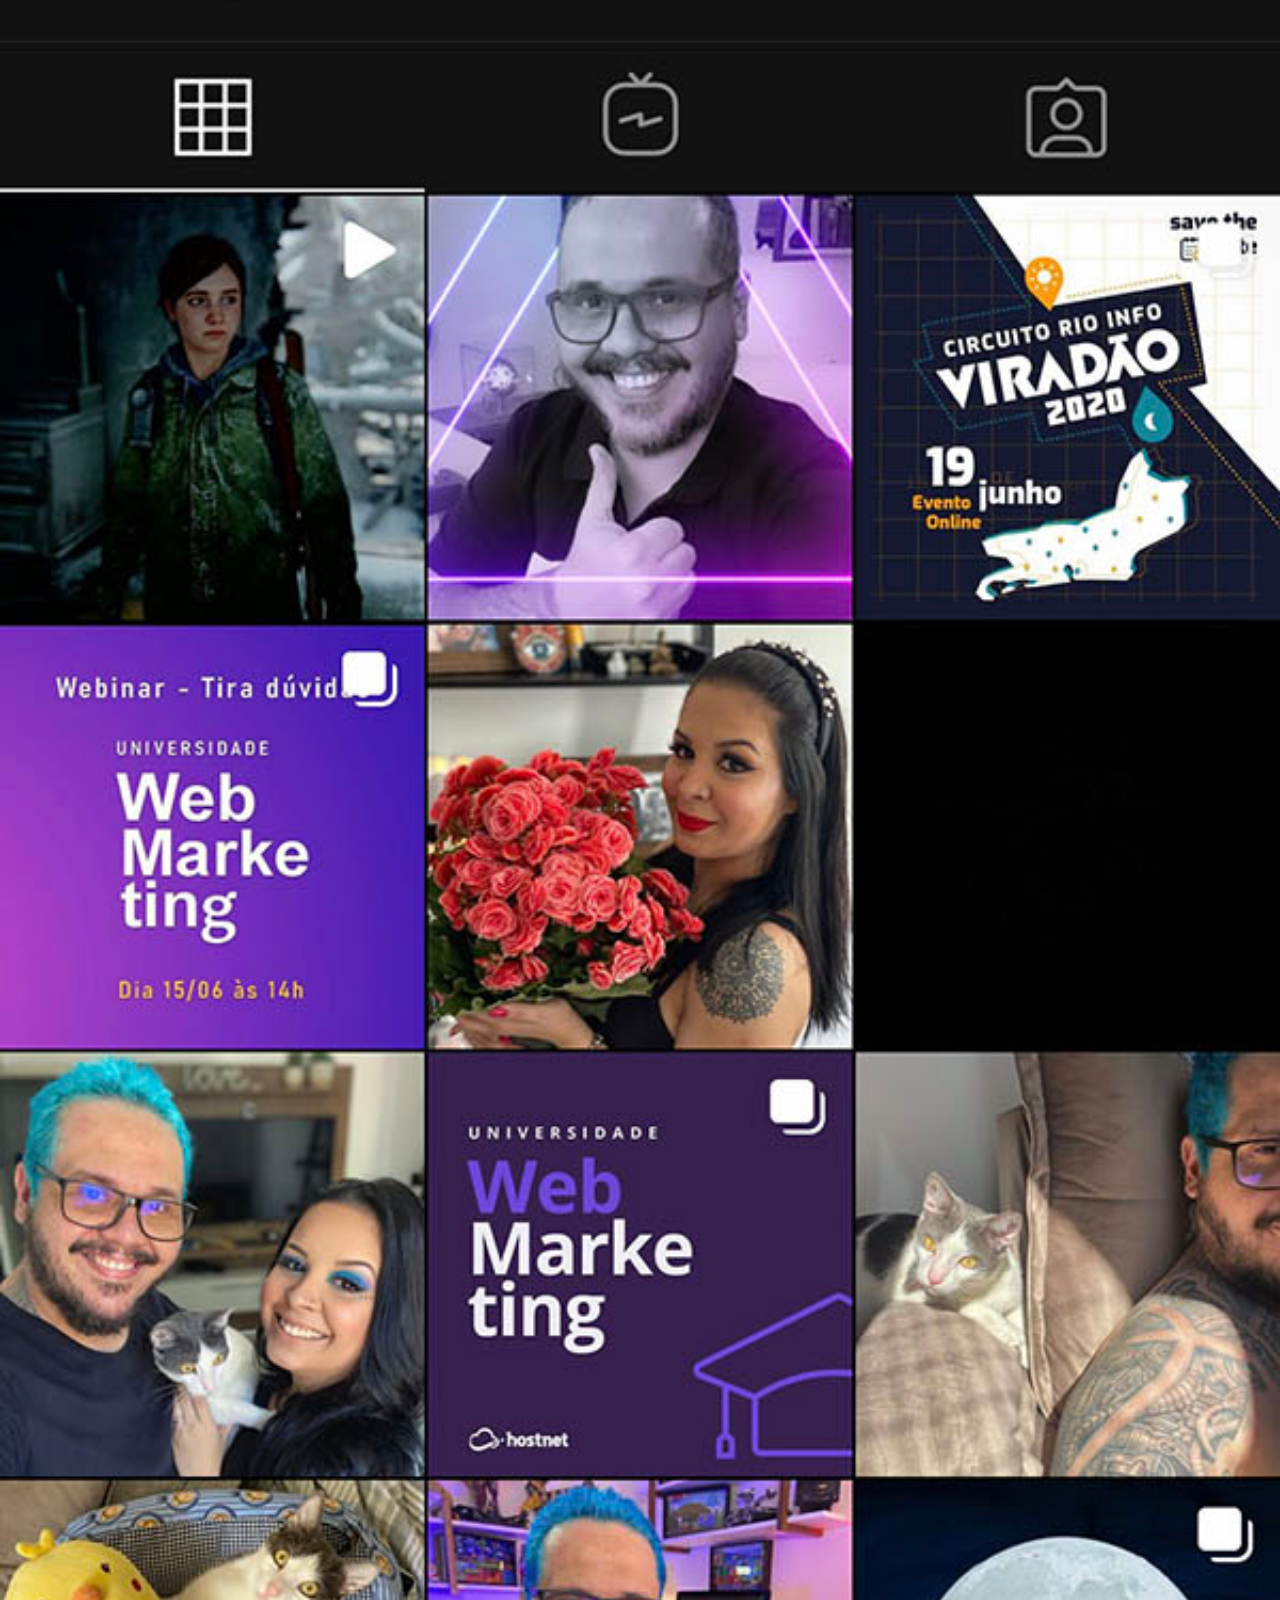
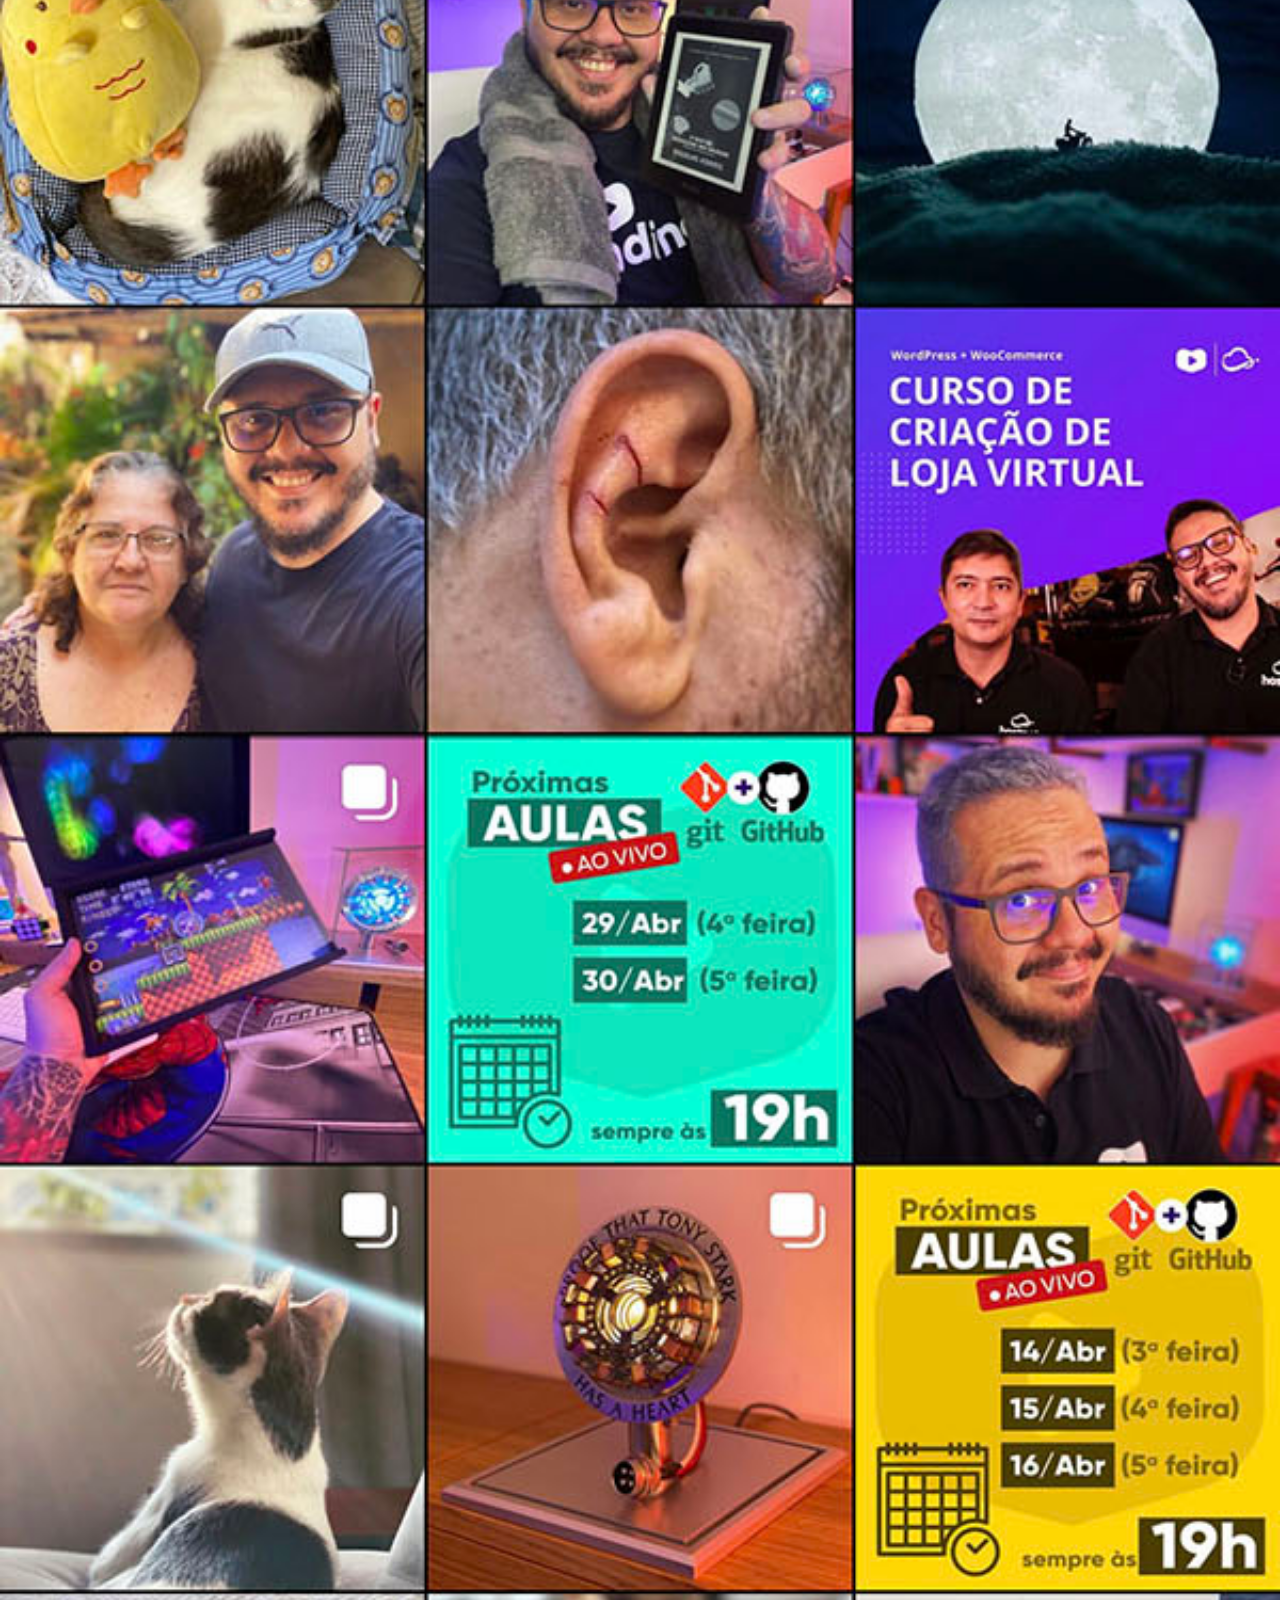
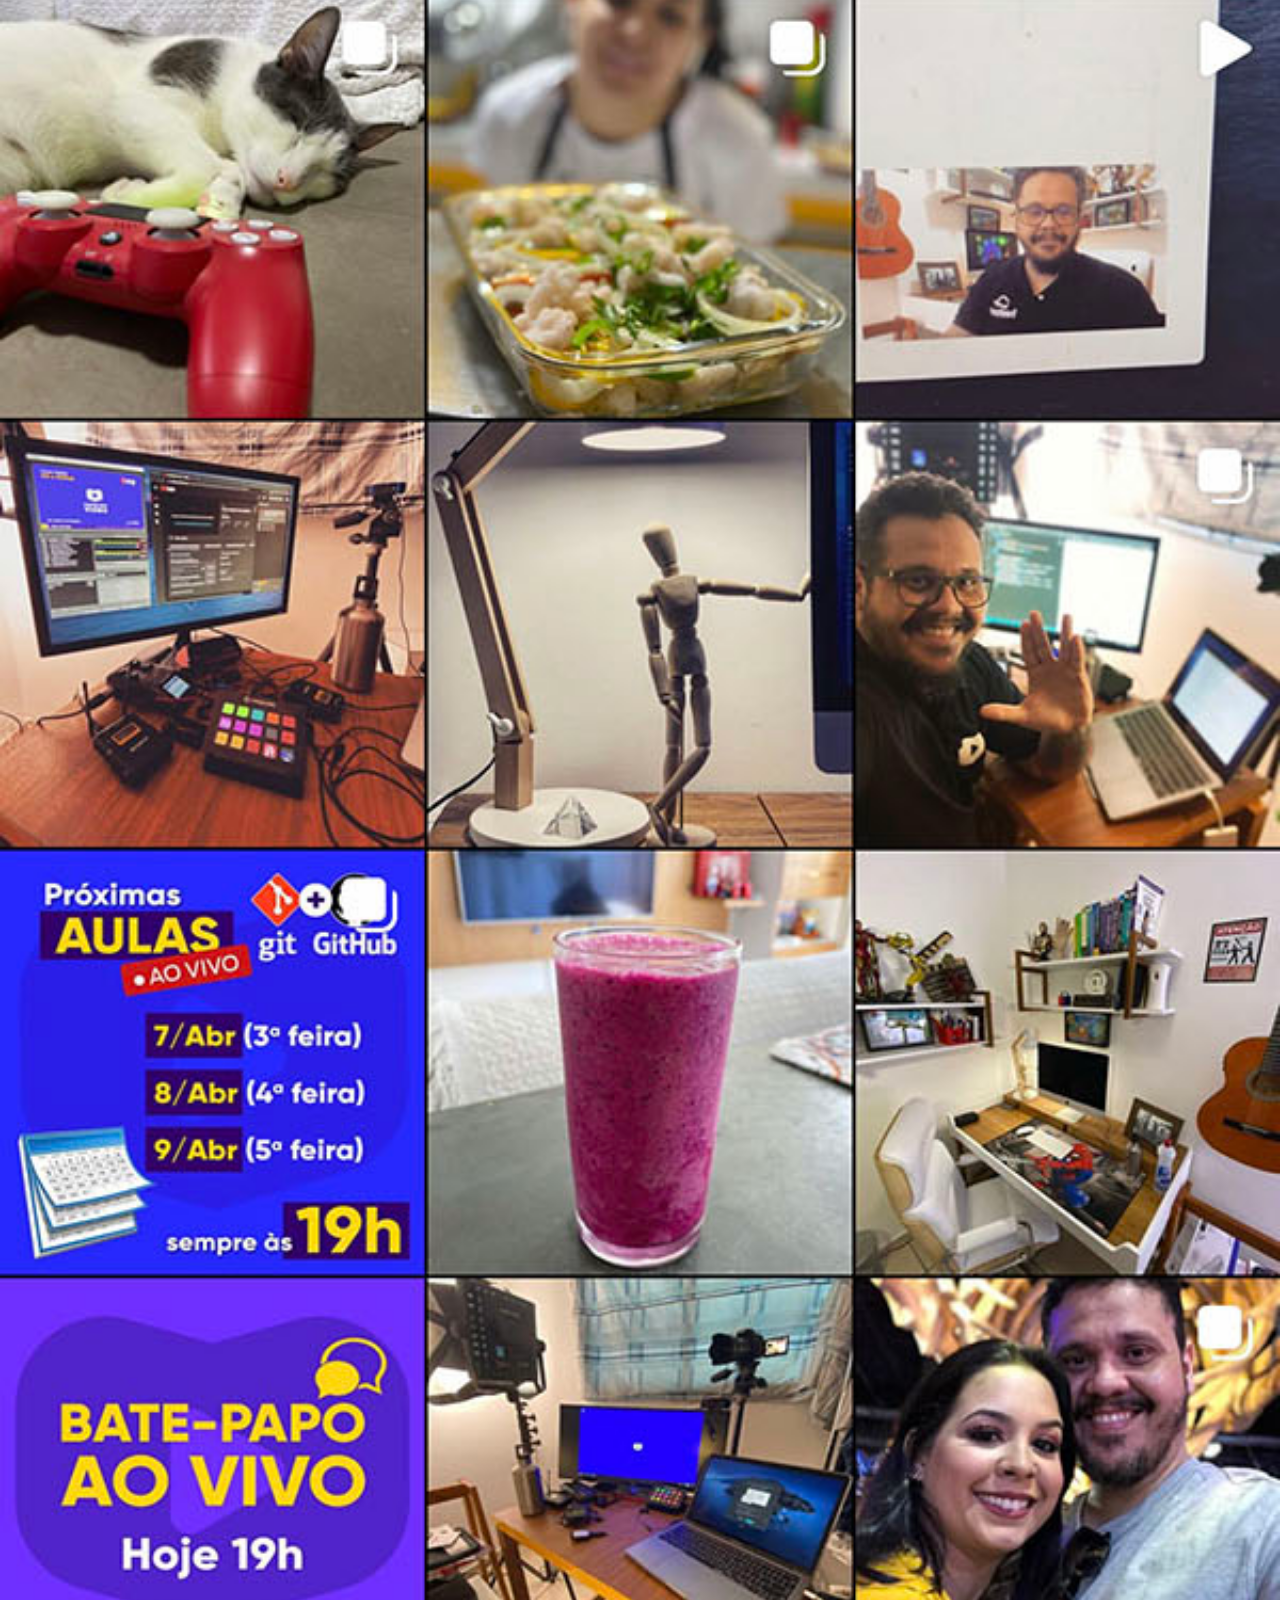
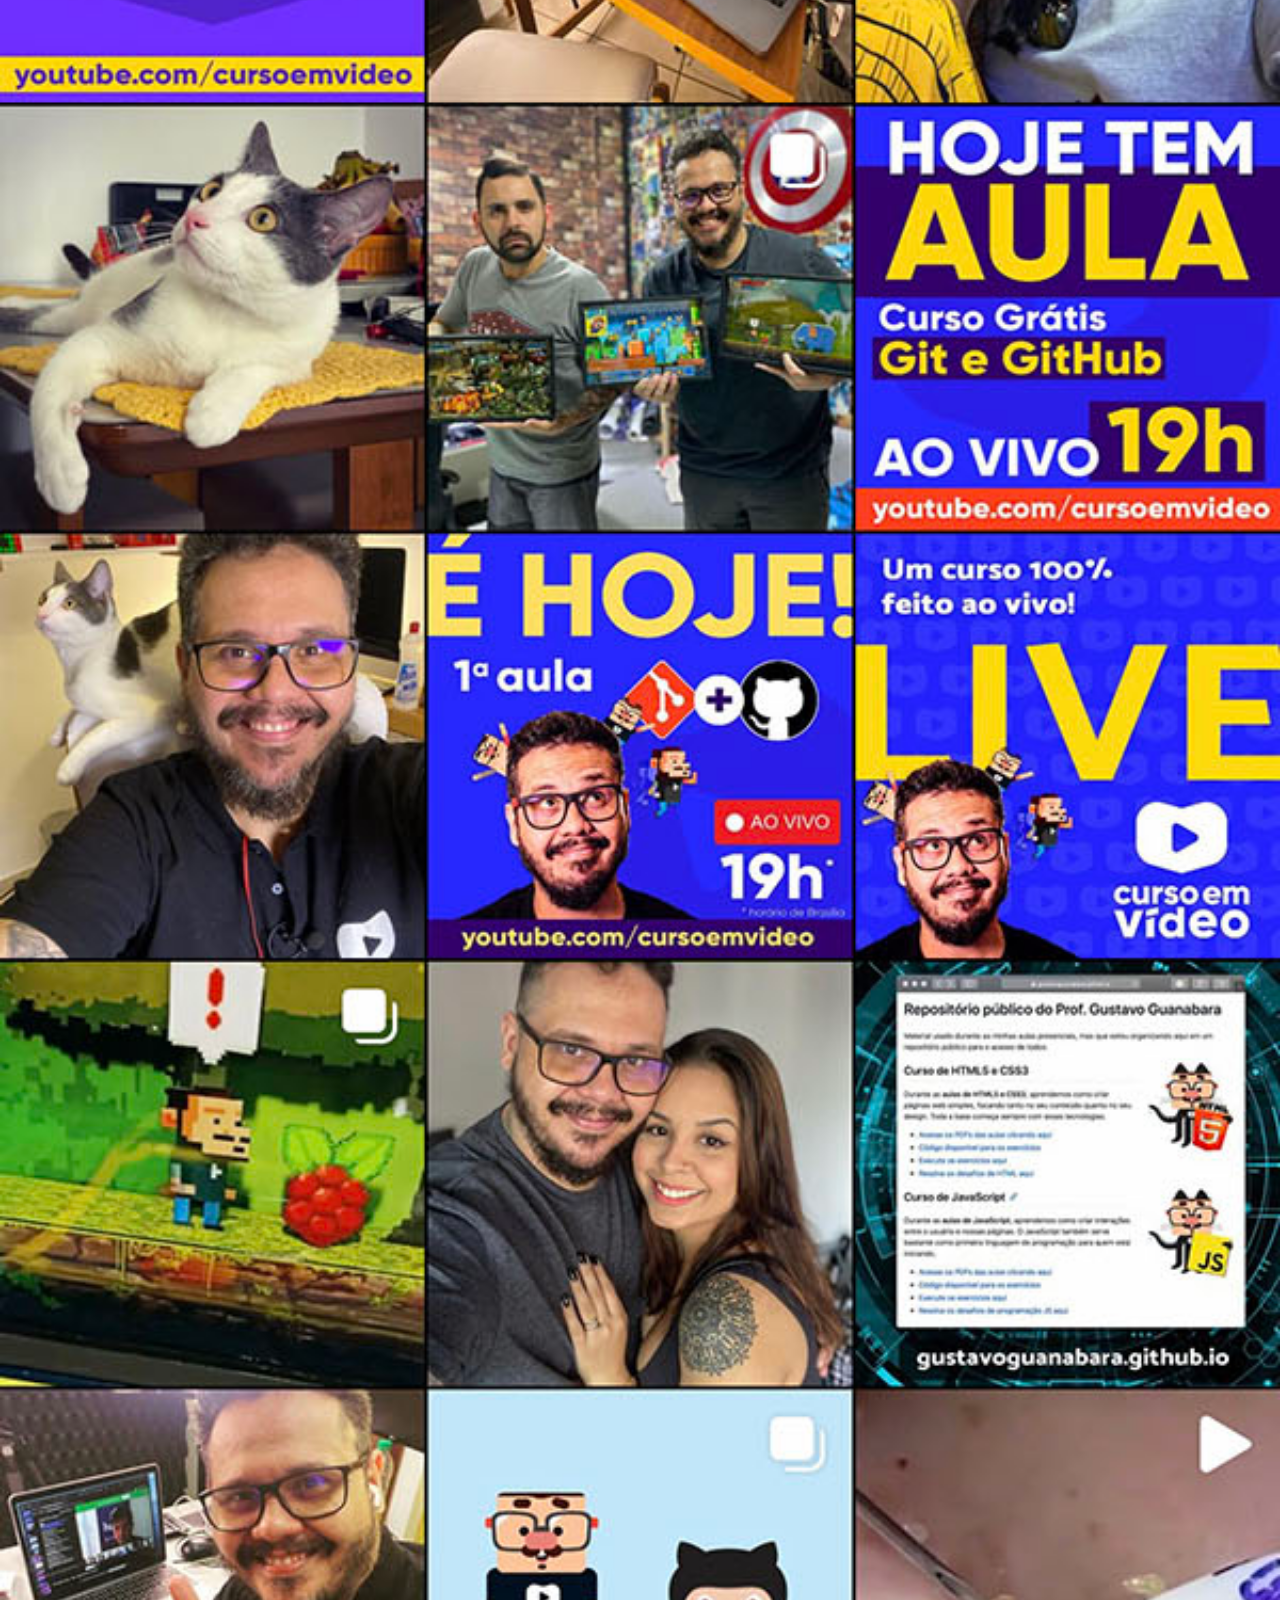
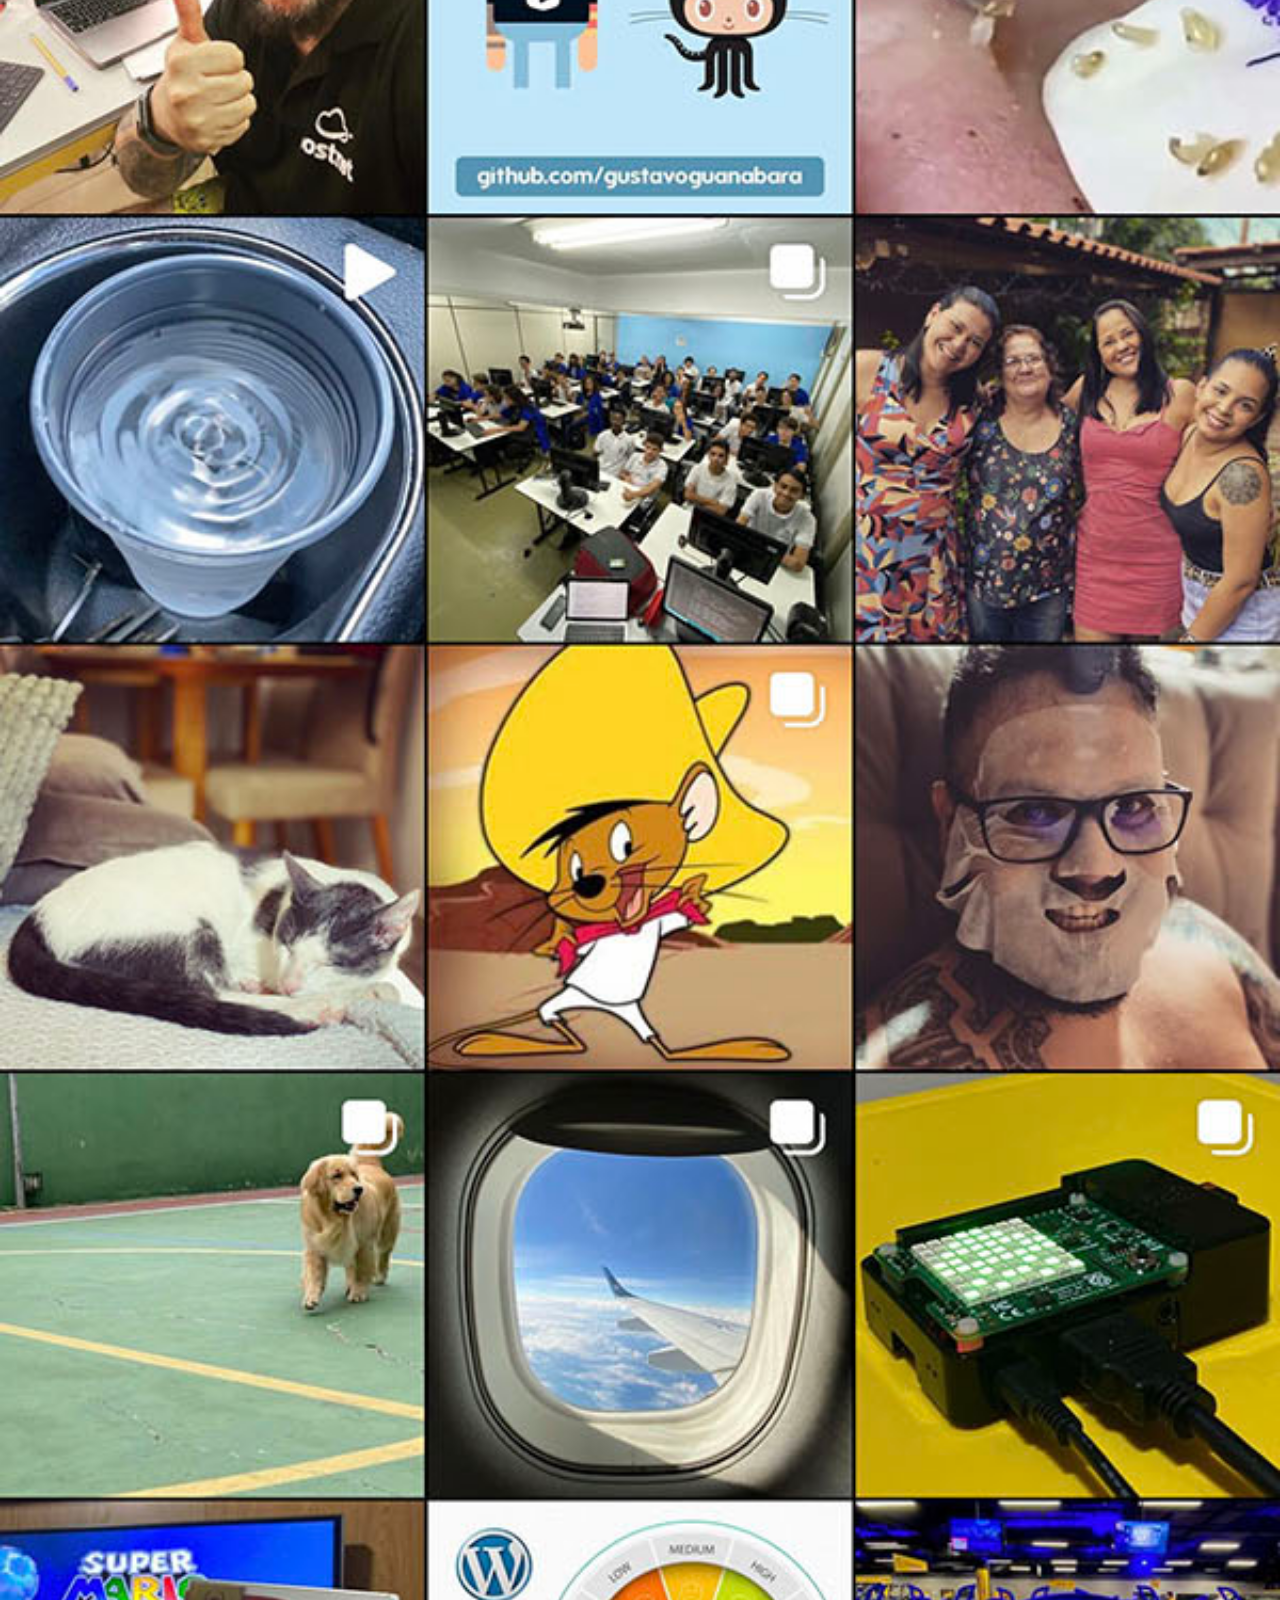
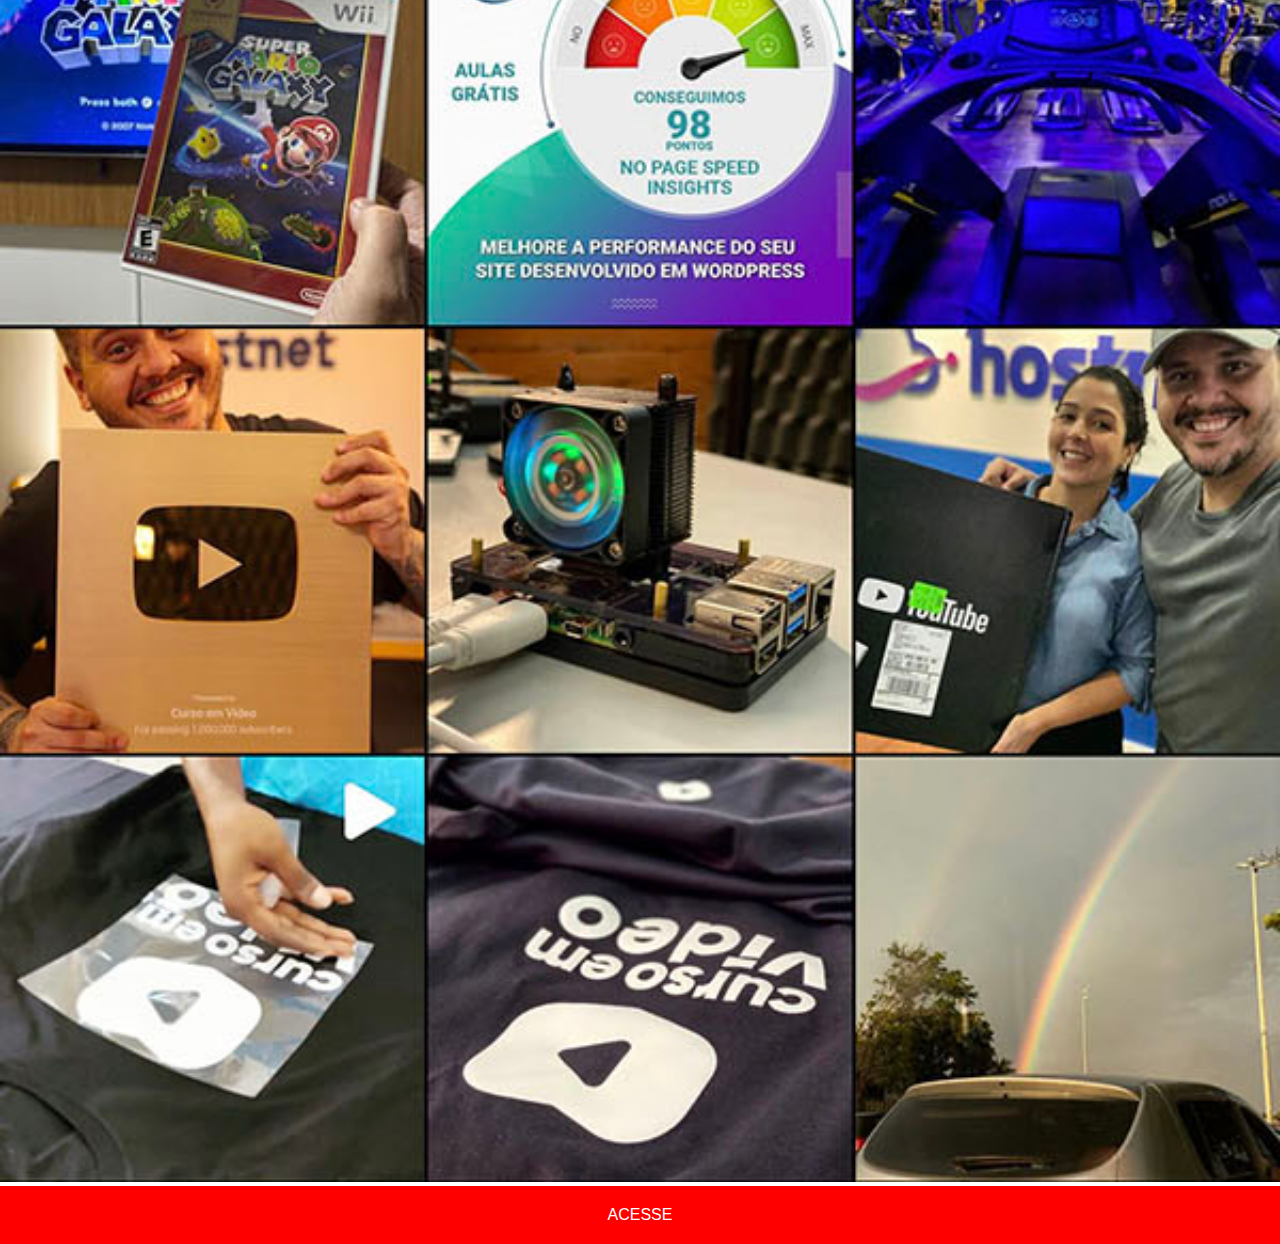
<file: instagram.html>
<!DOCTYPE html>
<html lang="en">
<head>
    <meta charset="UTF-8">
    <meta name="viewport" content="width=device-width, initial-scale=1.0">
    <title>Instagram</title>
    <style>
        *{
            margin: 0px;
            padding: 0px;
            font-family: Arial, Helvetica, sans-serif;
        }

        ::-webkit-scrollbar{
            width: 0px;
            height: 0px;
        }

        img{
            width: 100vw;
        }

        a{
            display: block;
            padding: 20px;
            background-color: red;
            
            text-align: center;
            text-decoration: none;
            color: white;
        }

        a:hover{
            font-size: 1.2em;
            text-align: center;
            font-weight: bolder;
        }
    </style>
</head>
<body>
    <img src="/imagens/tela-instagram.jpg" alt="">
    <a href="https://www.instagram.com/gustavoguanabara/">ACESSE</a>
</body>
</html>
</file>
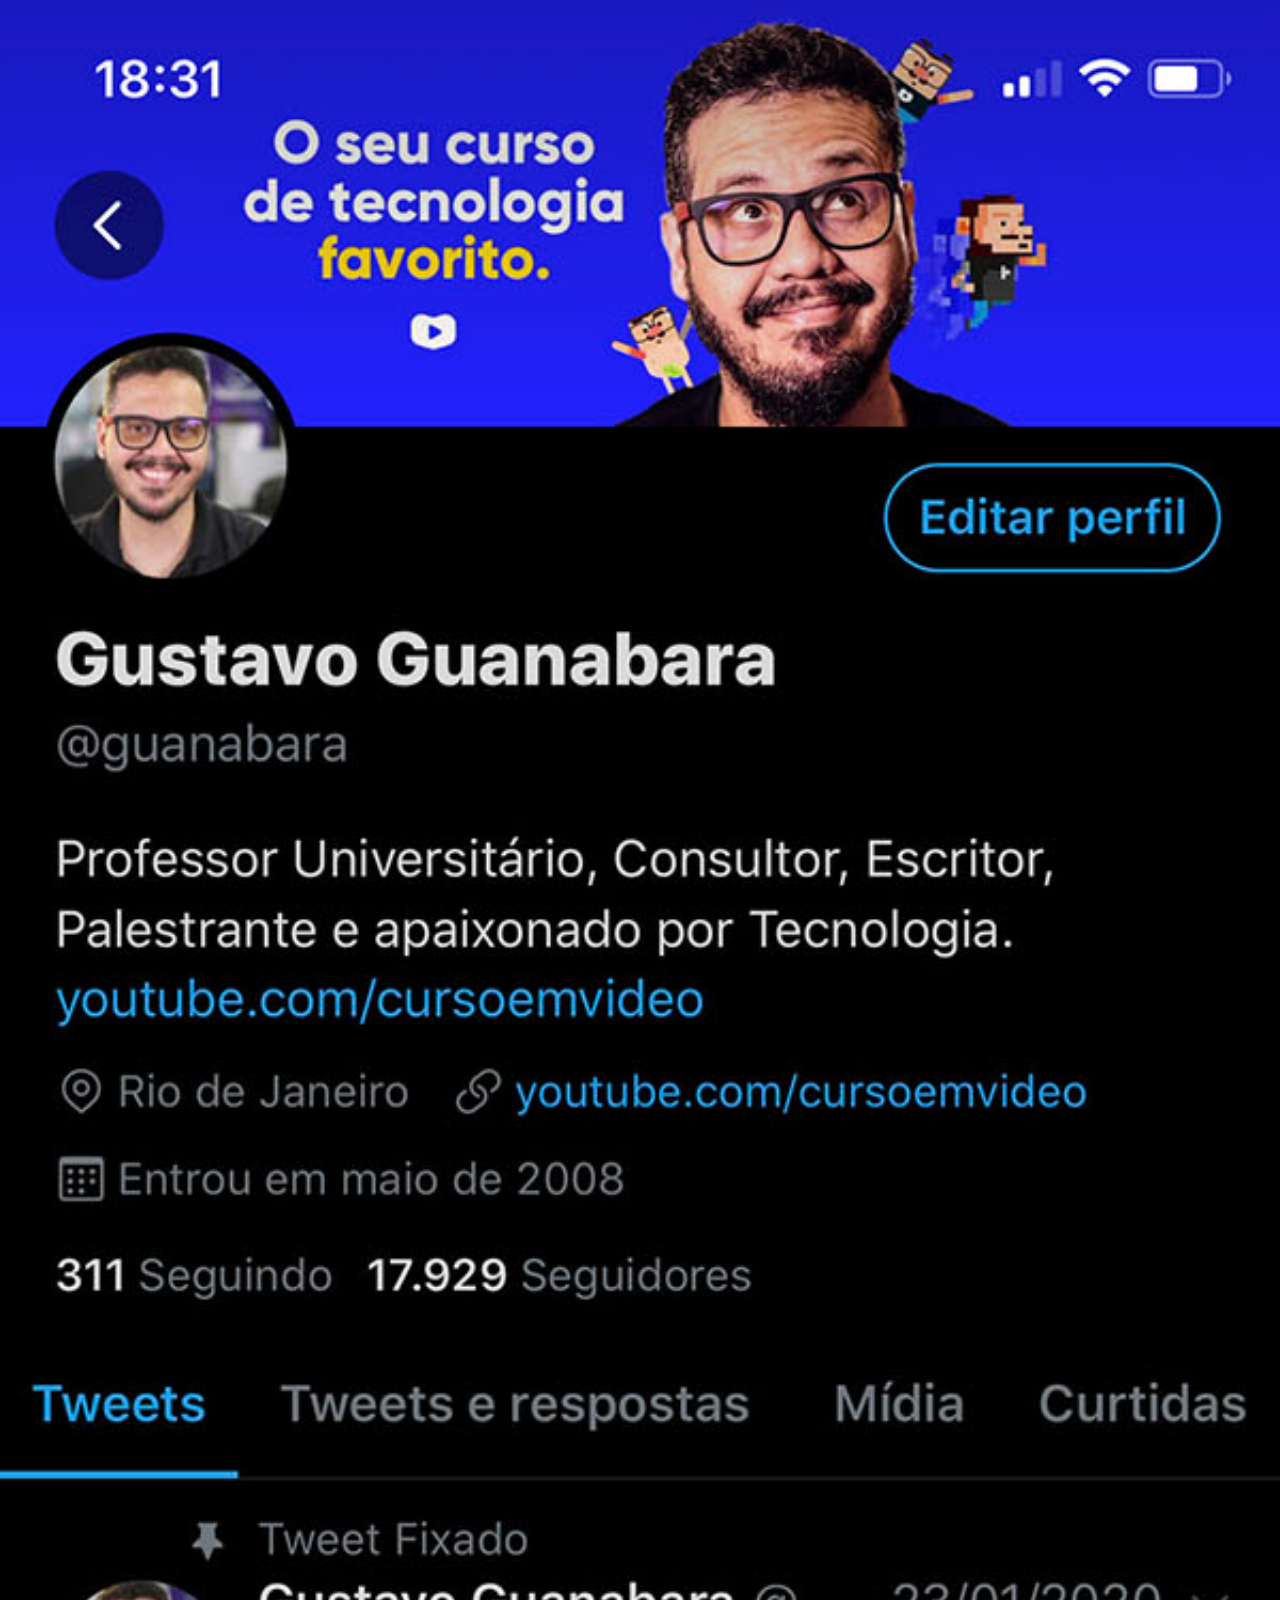
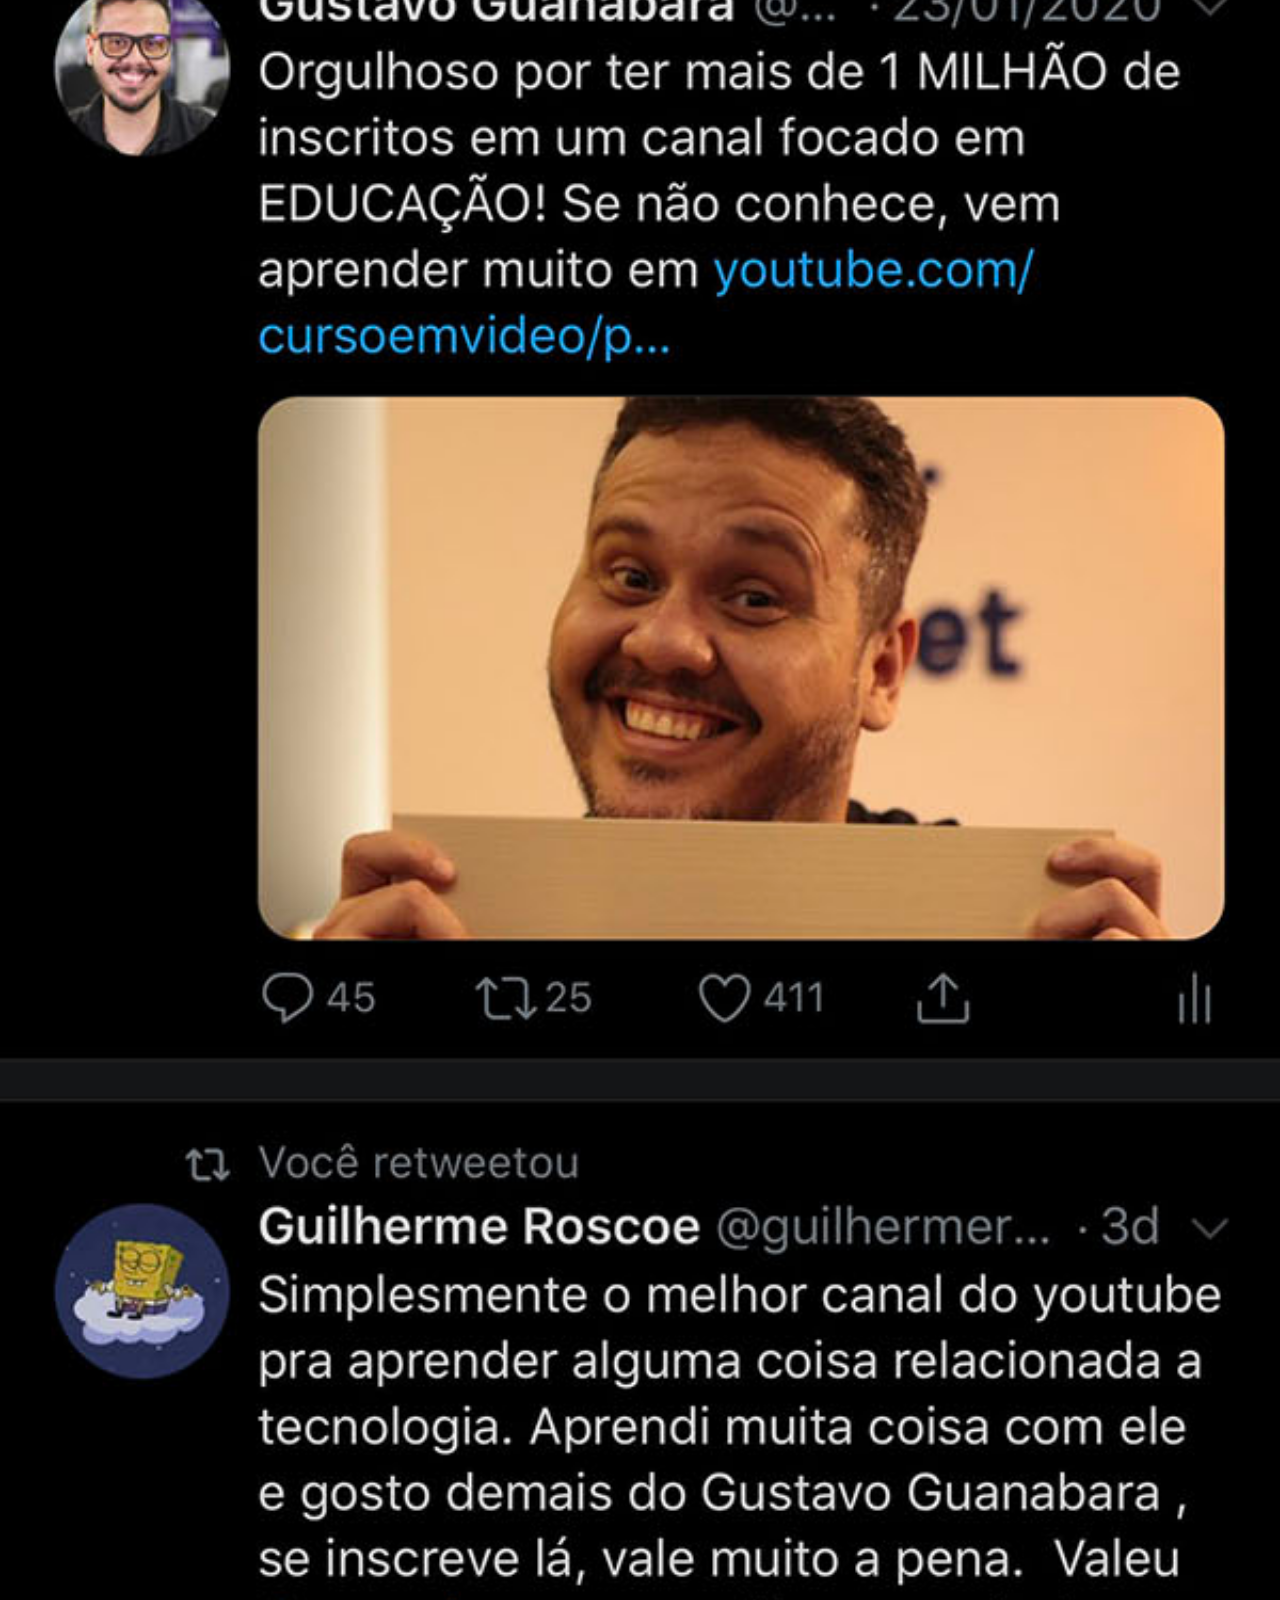
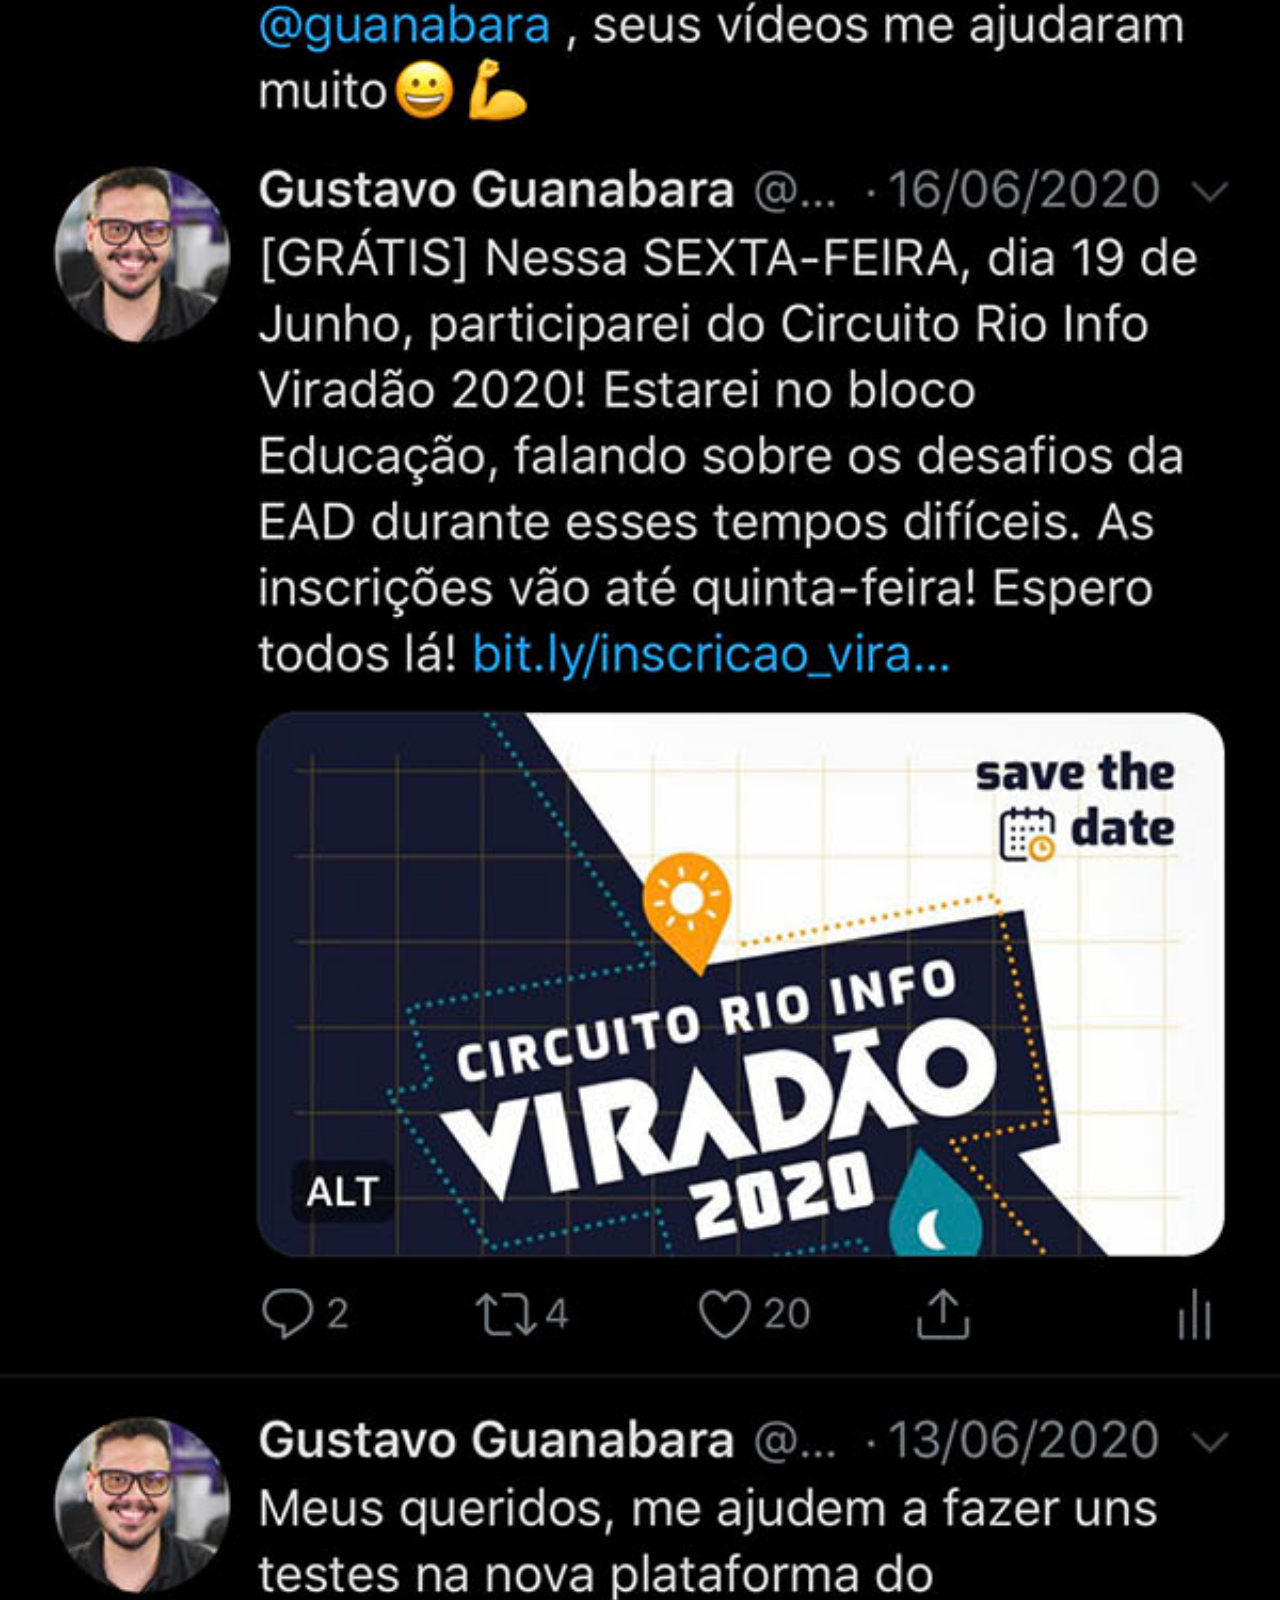
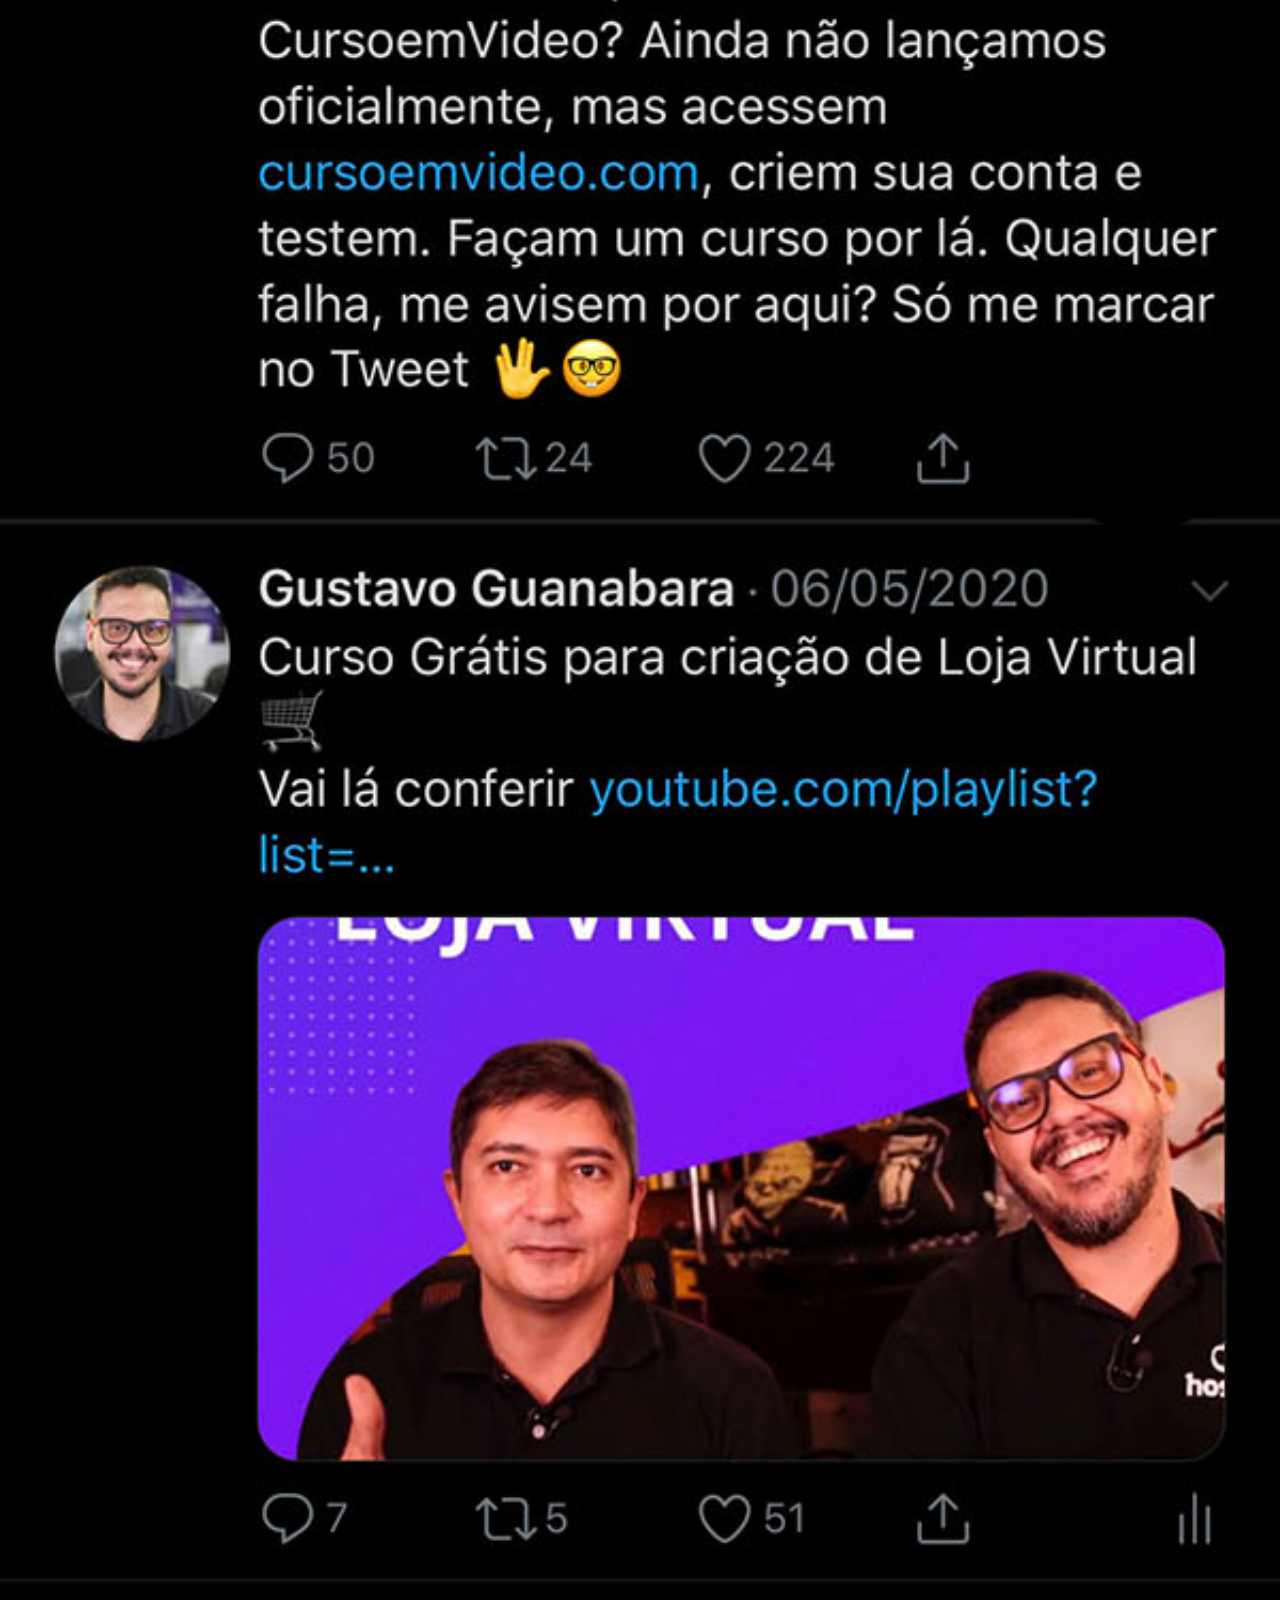
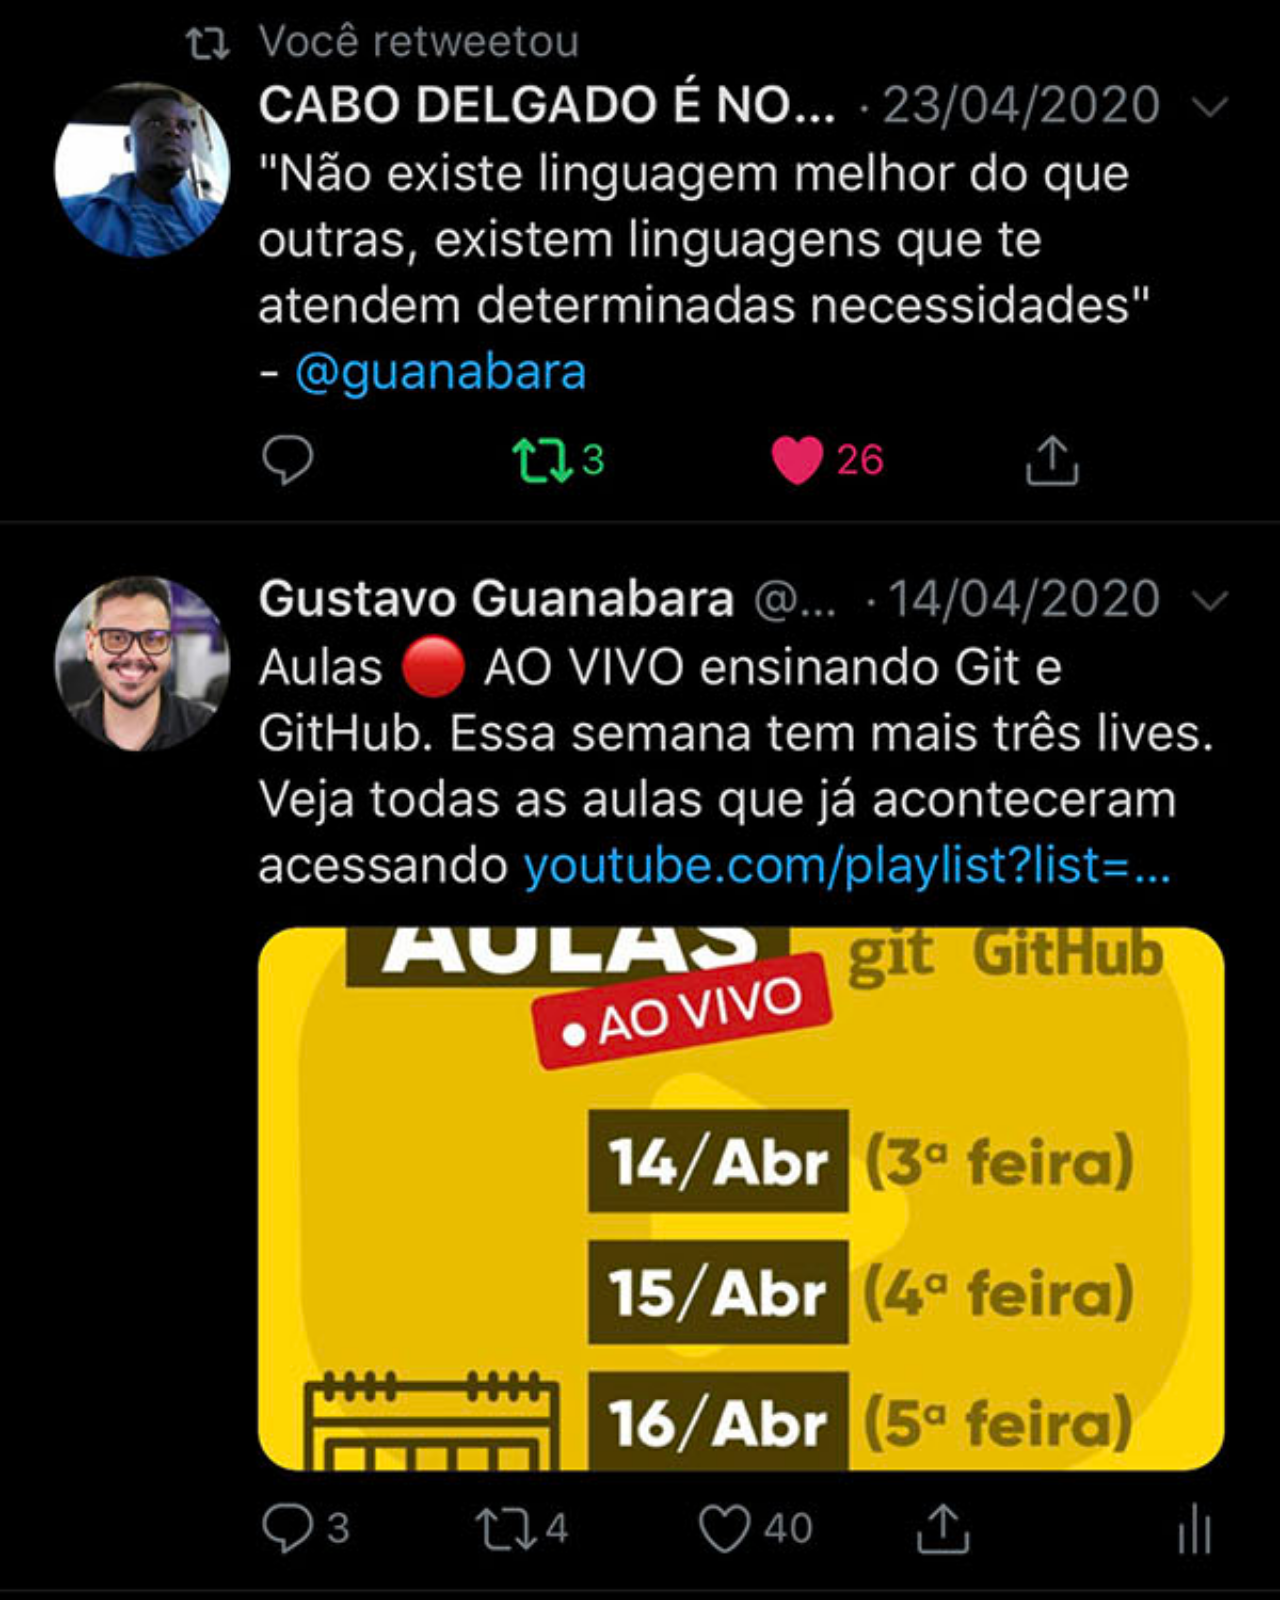
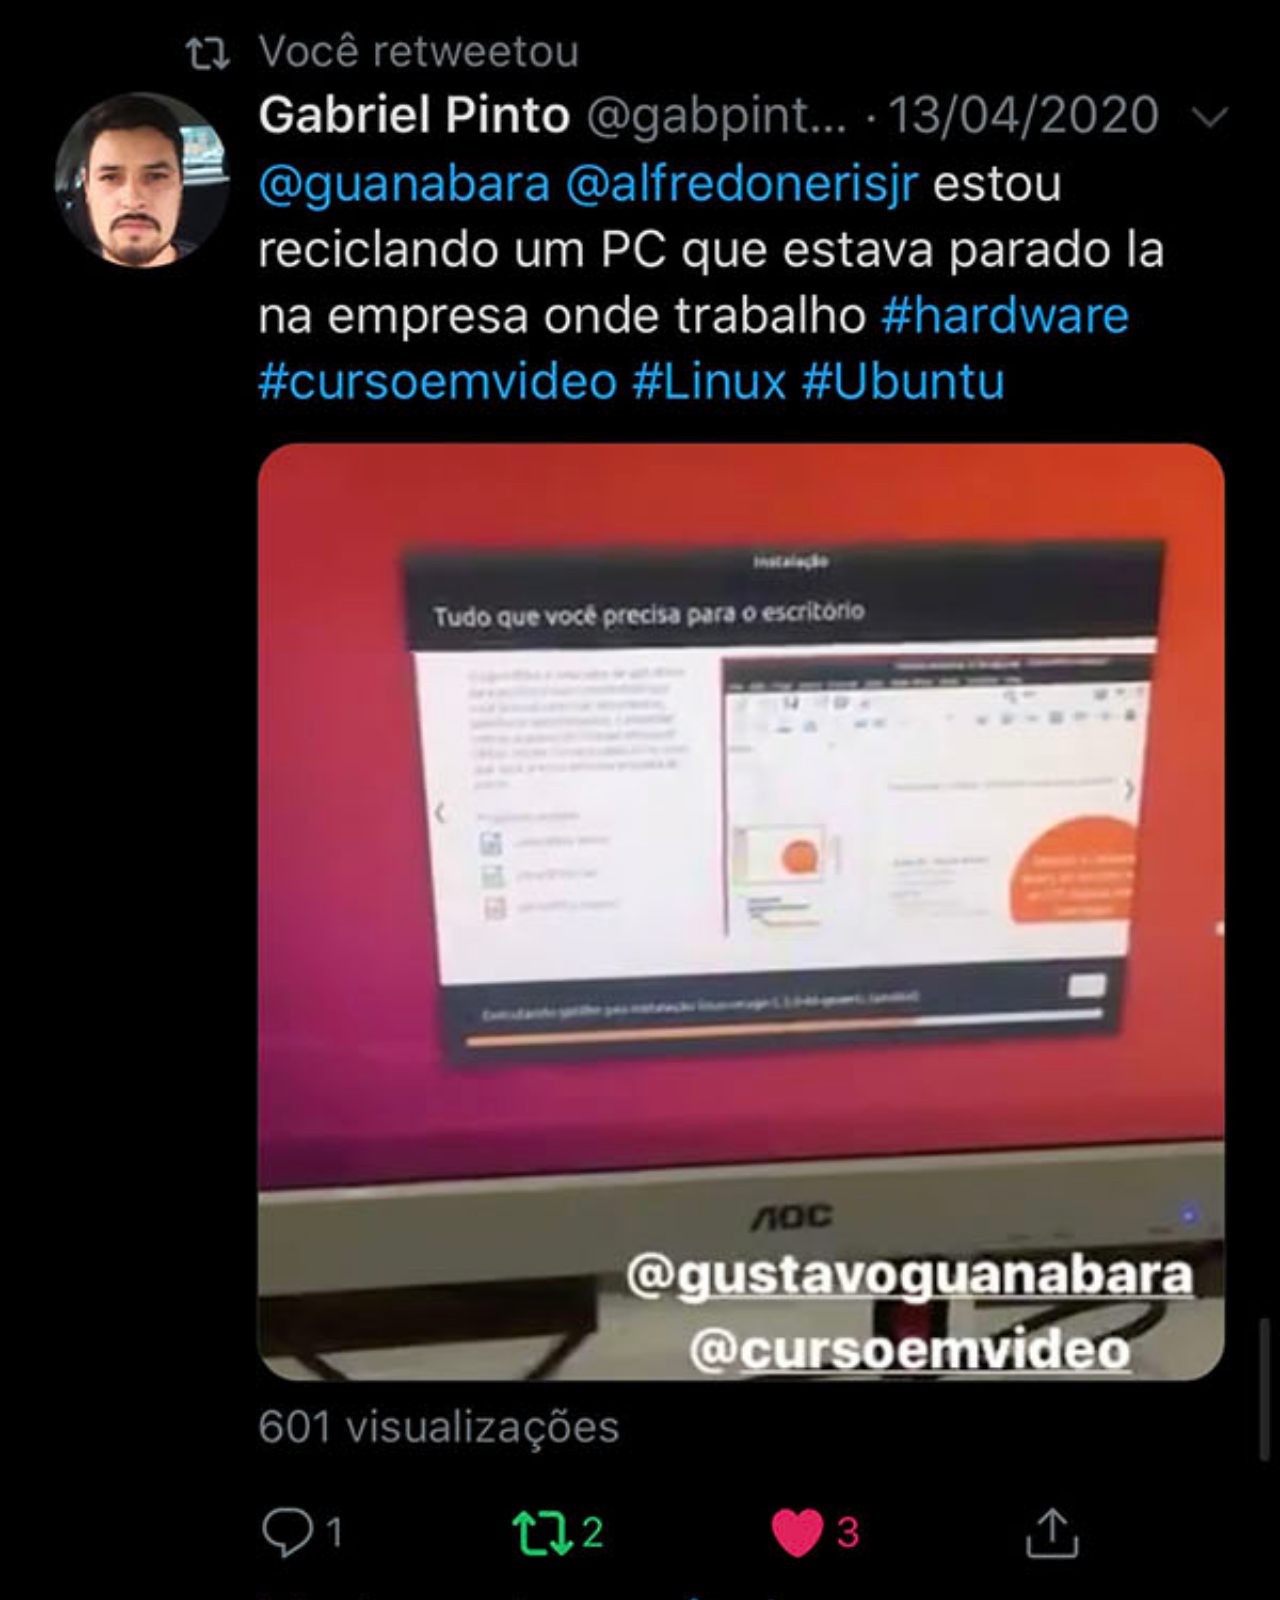
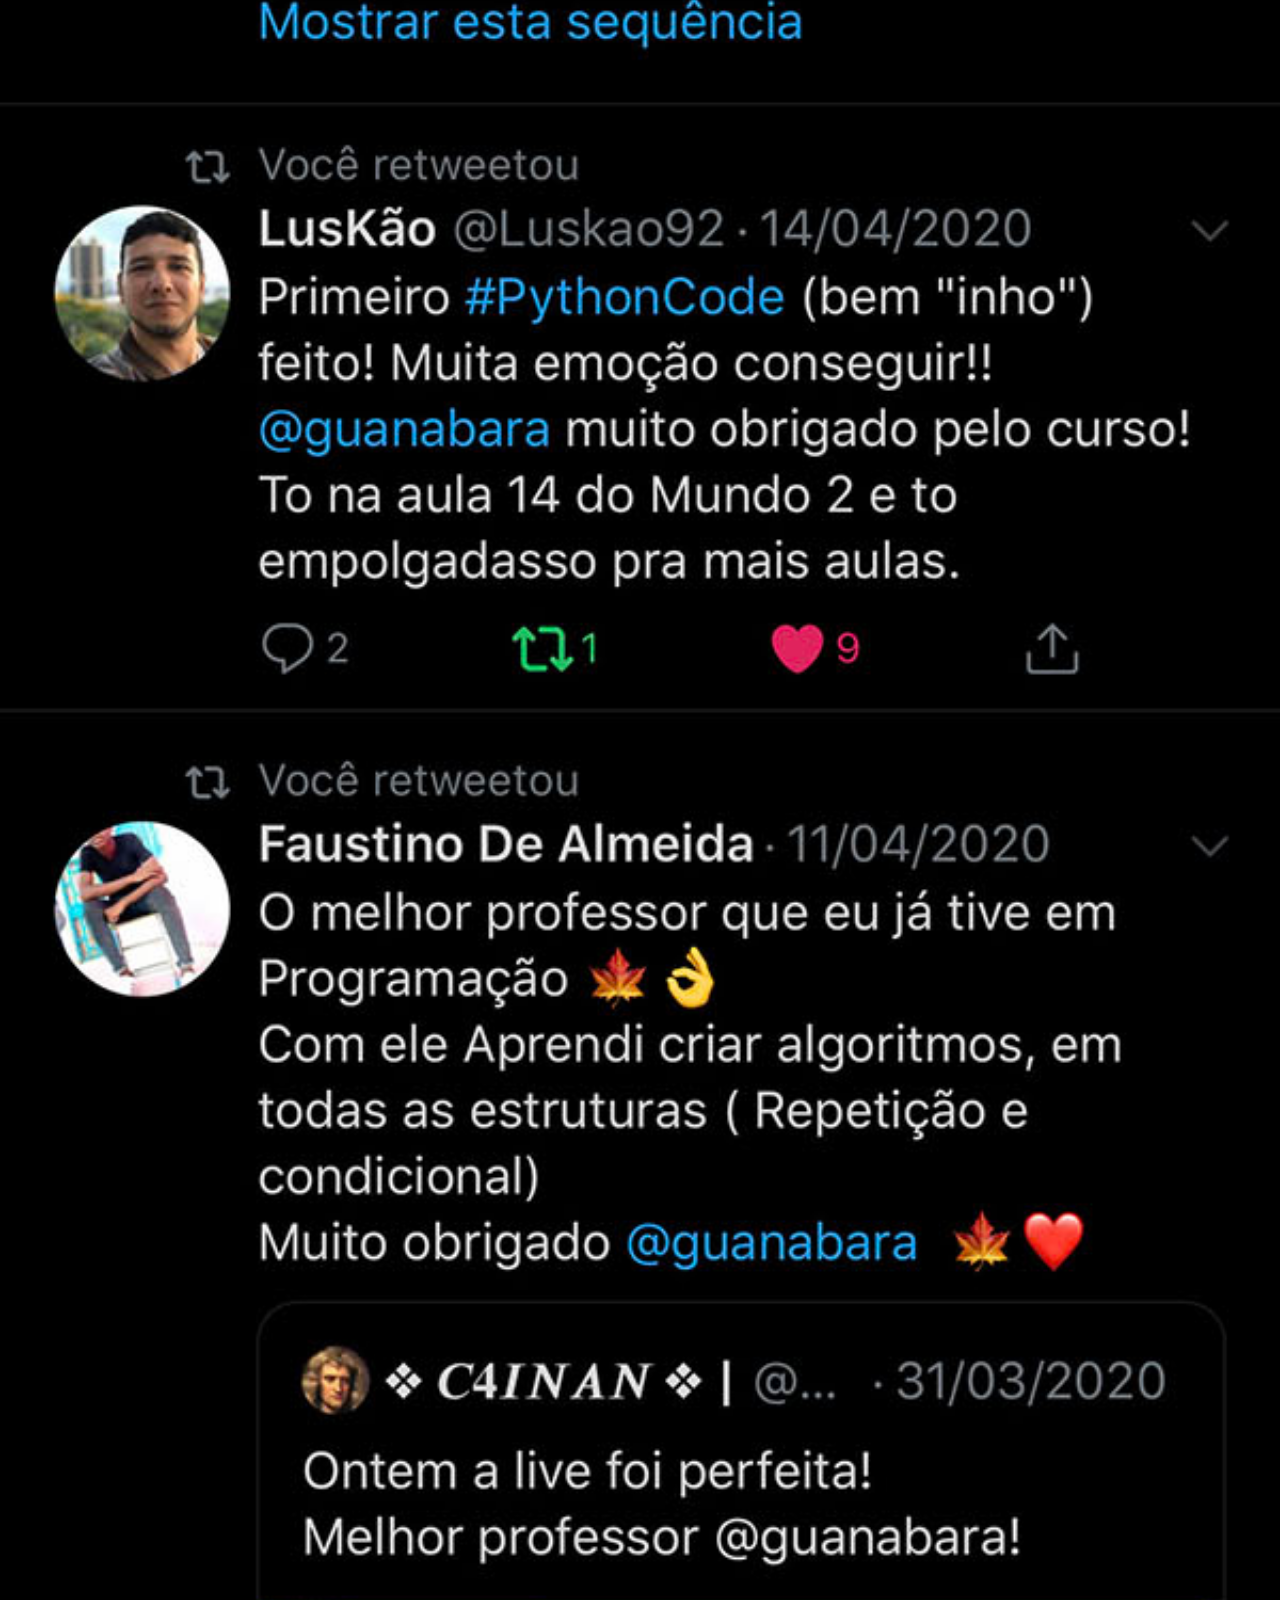
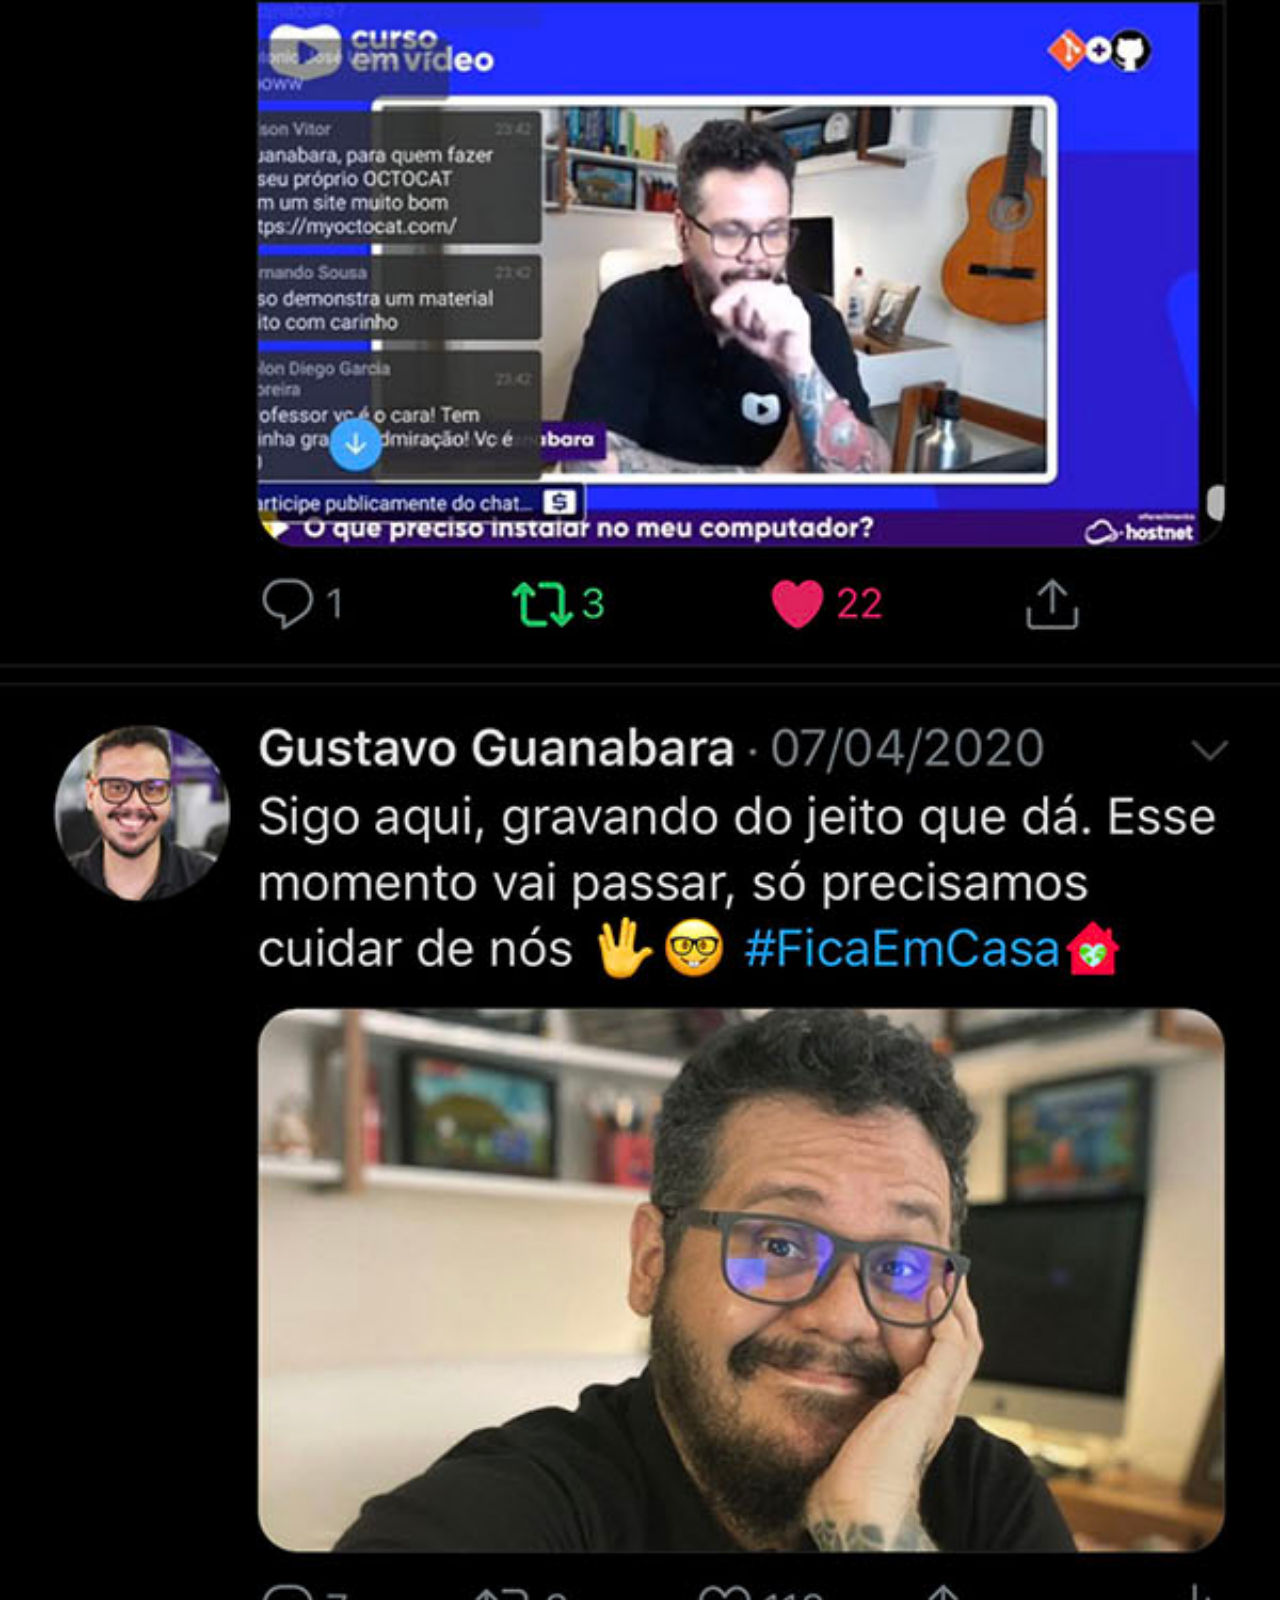
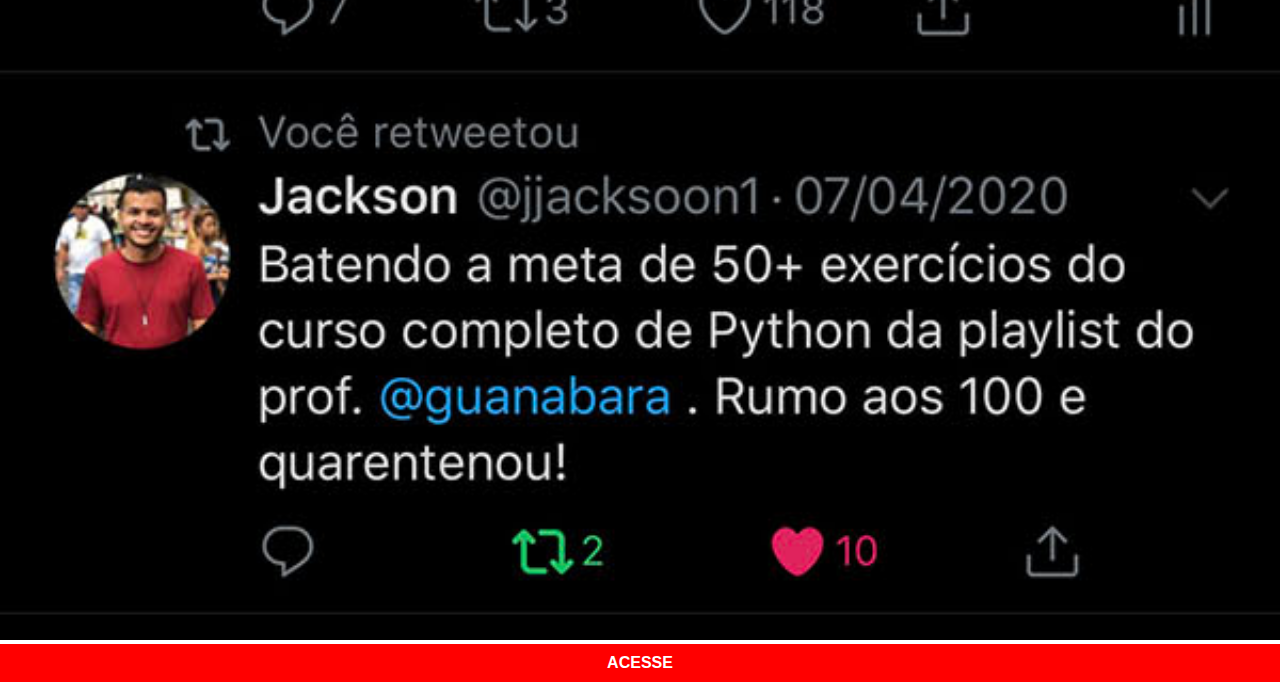
<file: twitter.html>
<!DOCTYPE html>
<html lang="pt-br">
<head>
    <meta charset="UTF-8">
    <meta name="viewport" content="width=device-width, initial-scale=1.0">
    <title>Twitter</title>
    <style>
        * { 
            margin: 0px;
            padding: 0px;
            font-family: Arial, Helvetica, sans-serif;
        }

        ::-webkit-scrollbar {
            width: 0px;
            height: 0px;
        }

        img {
            width: 100vw;
        }

        a {
            display: block;
            background-color: red;
            padding: 10px;
            
            text-align: center;
            color: white;
            text-decoration: none;
            font-weight: bolder;
        }
    </style>
</head>
<body>
    <img src="/imagens/tela-twitter.jpg" alt="">
    <a href="https://twitter.com/guanabara">ACESSE</a>
</body>
</html>
</file>
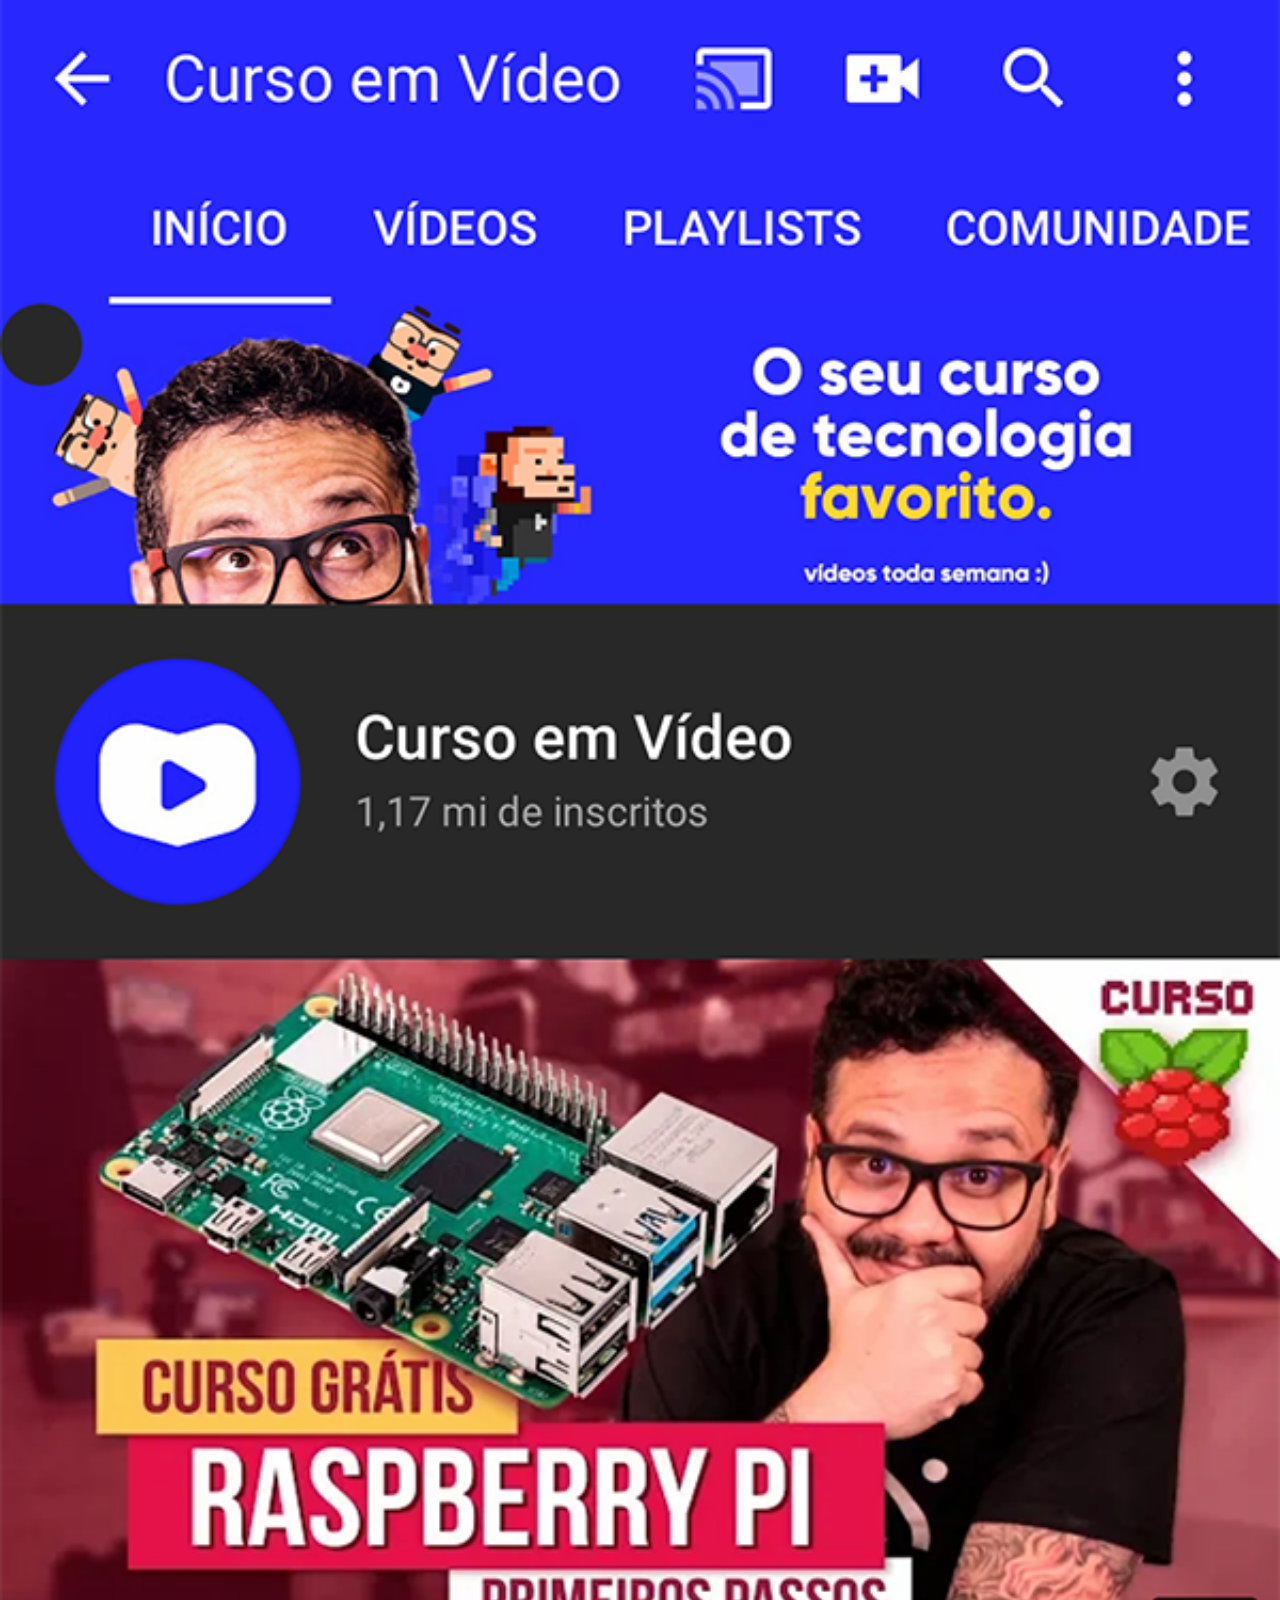
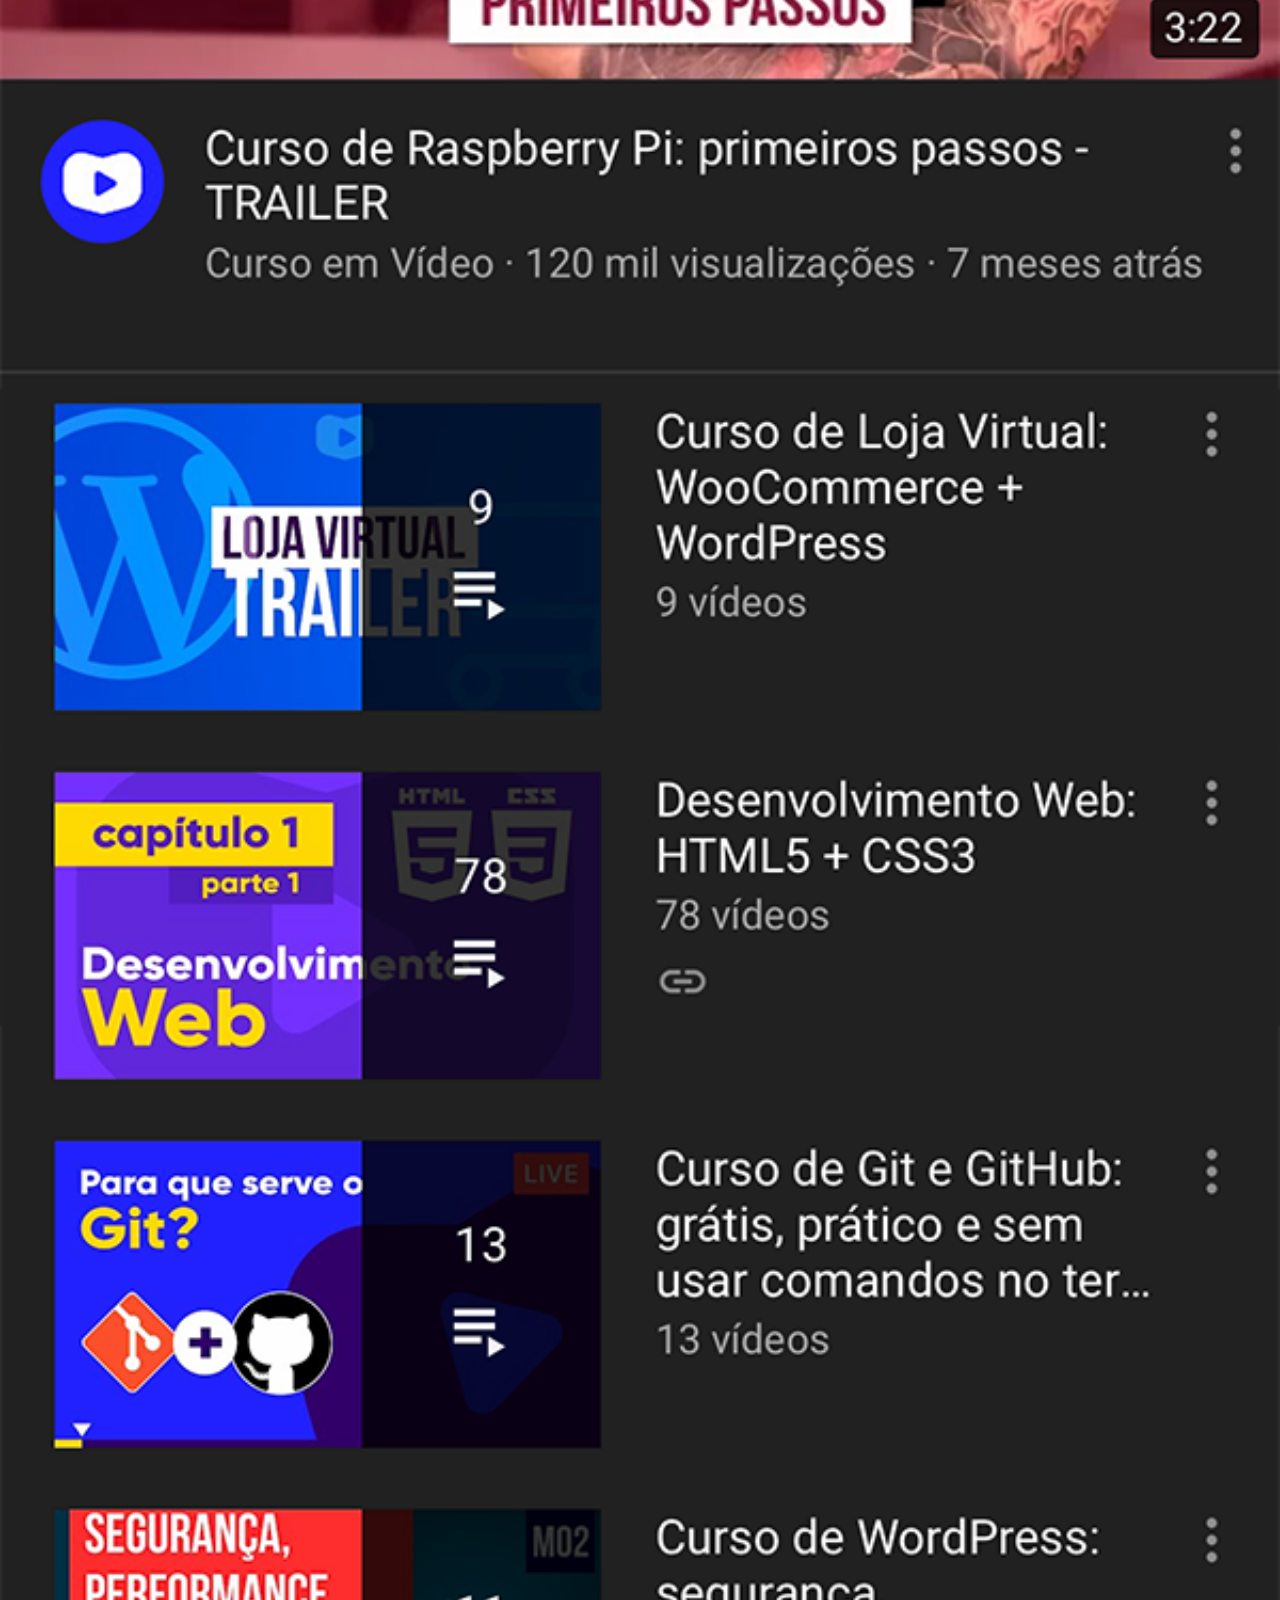
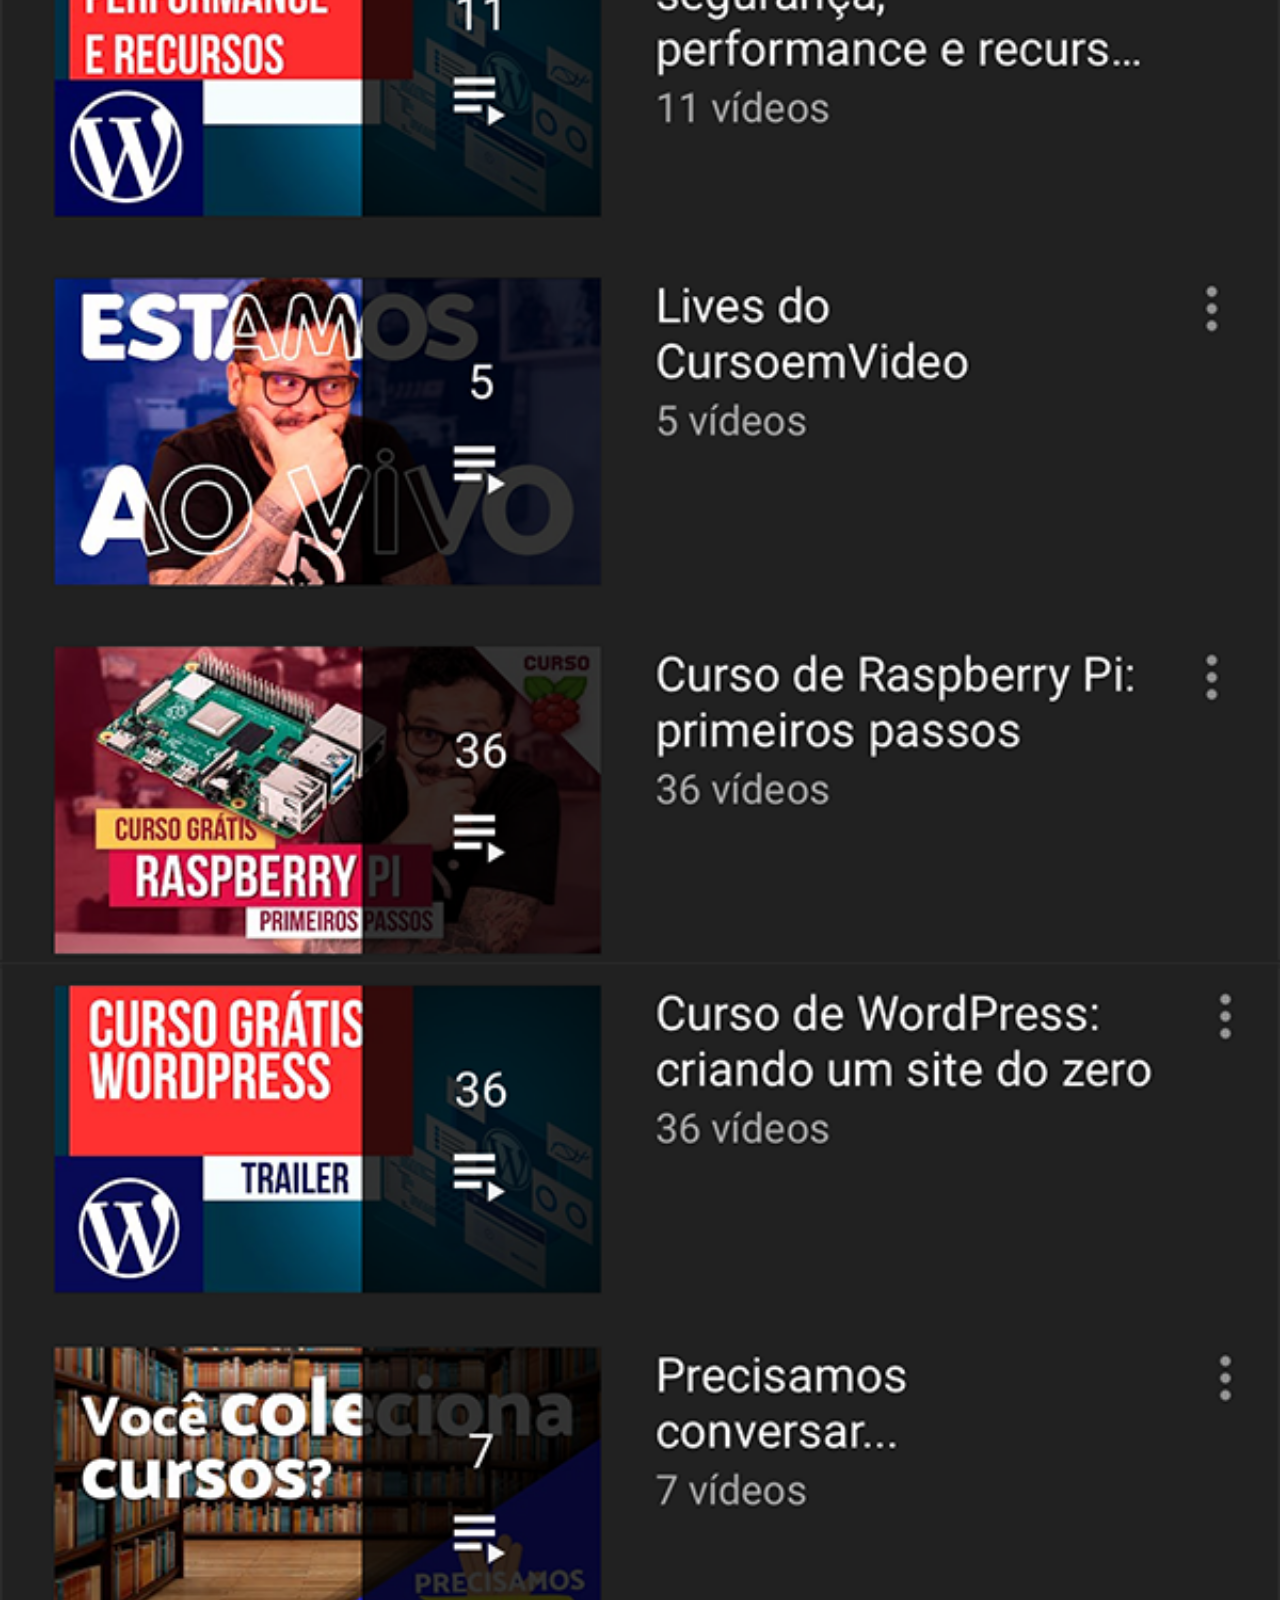
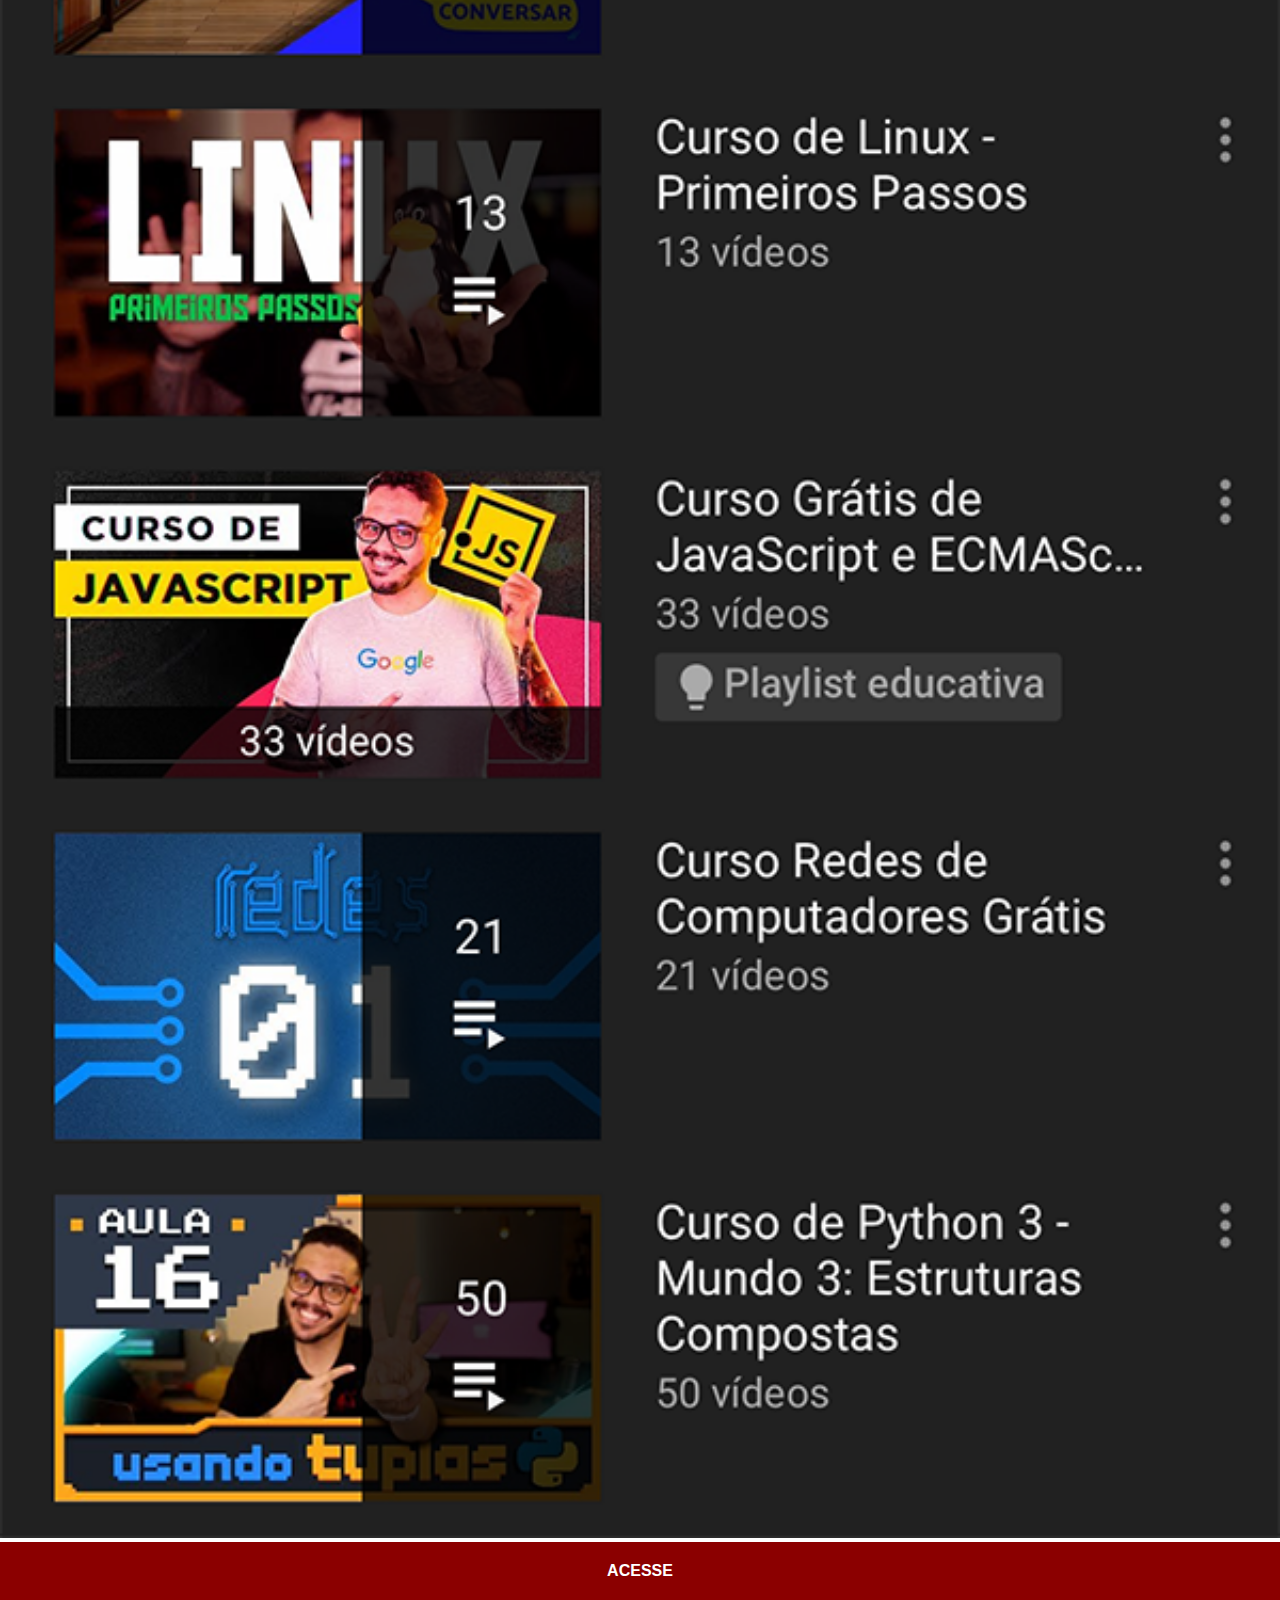
<file: youtube.html>
<!DOCTYPE html>
<html lang="pt-br">
<head>
    <meta charset="UTF-8">
    <meta name="viewport" content="width=device-width, initial-scale=1.0">
    <title>Youtube</title>
    <style>
        *{
            margin: 0px;
            padding: 0px;    
            font-family: Arial, Helvetica, sans-serif;
        }

        ::-webkit-scrollbar{
            width: 0px;
            height: 0px;
        }

        img{
            width: 100vw;
        }

        a {
            display: block;
            background-color: darkred;
            padding: 20px;
            text-align: center;
            font-weight: bolder;
            text-decoration: none;
            color: white;
        }
    </style>
</head>
<body>
    <img src="imagens/tela-youtube.png" alt="">
    <a href="https://www.youtube.com/@CursoemVideo/playlists" target="_blank">ACESSE</a>
</body>
</html>
</file>
<file: estilos/style.css>
@charset "UTF-8";

*{
    margin: 0px;;
    padding: 0px;
    font-family: Arial, Helvetica, sans-serif;
}

html, body{
    height: 100vh;
    width: 100vw;
    background-color: black;
}

main {
    height: 100vh;
    position: relative;
}
body {
    background: url('../imagens/fundo-madeira.jpg') no-repeat top center;
    background-size: cover;
    background-attachment: fixed;
}

section#telefone {
    position: absolute;
    top: 50%;
    left: 50%;
    transform: translate(-50%, -50%);

    height: 627px;
    width: 311px;
    background: url('../imagens/frame-iphone.png') no-repeat;
}

iframe#tela {
    position: relative;
    top: 80px;
    left: 22px;
    width: 266px;
    height: 471px;
}

section#redes-sociais {
    text-align: right;
}

section#redes-sociais img {
    width: 50px;
    margin: 5px;
    border-radius: 50%;
    box-shadow: 2px 2px 5px rgba(0, 0, 0, 0.281);
    box-sizing: border-box;
}

section#redes-sociais img:hover {
    border: 2px solid rgba(255, 255, 255, 0.849);
    transform: translate(-3px, -3px);
    box-shadow: 5px 5px 10px rgba(0, 0, 0, 0.63);
    transition: transform 0.2s, border 0.5s;
}
</file>
